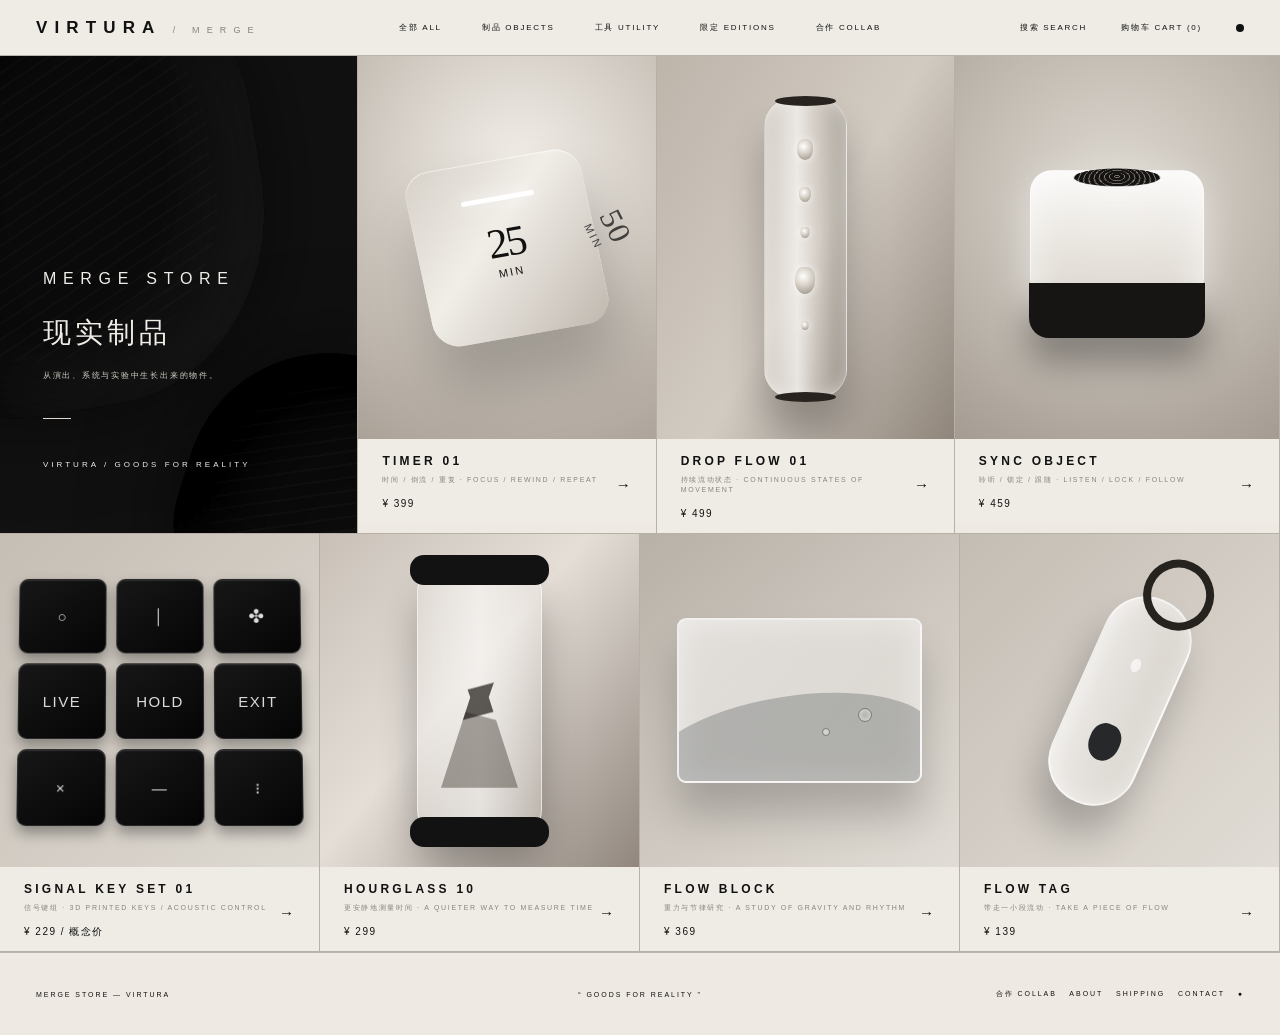
<file: site/index.html>
<!doctype html>
<html lang="zh-CN">
<head>
<meta charset="utf-8">
<meta name="viewport" content="width=device-width,initial-scale=1">
<meta name="theme-color" content="#eeeae3">
<title>VIRTURA / MERGE — 现实制品商店</title>
<meta name="description" content="VIRTURA MERGE — 从演出、系统与实验中生长出来的实体、数字与虚实共生制品。">
<link rel="stylesheet" href="styles.css">
</head>
<body>
<header class="shopbar">
  <a class="shopbrand" href="index.html">VIRTURA <span>/ MERGE</span></a>
  <nav class="shopnav"><a href="#store">全部 ALL</a><a href="#store">制品 OBJECTS</a><a href="#store">工具 UTILITY</a><a href="#store">限定 EDITIONS</a><a href="productization.html">合作 COLLAB</a></nav>
  <div class="shoptools"><span>搜索 SEARCH</span><span>购物车 CART (0)</span><i></i></div>
</header>
<main id="store" class="store-shell">
  <section class="store-top">
    <aside class="brand-panel">
      <div class="rock rock-a"></div><div class="rock rock-b"></div>
      <div class="brand-panel-copy">
        <p>MERGE STORE</p>
        <h1>现实制品</h1>
        <span>从演出、系统与实验中生长出来的物件。</span>
        <em></em>
        <small>VIRTURA / GOODS FOR REALITY</small>
      </div>
    </aside>

    <a class="product-card top-card" href="product.html?id=OBJ-002">
      <div class="product-art art-timer"><div class="timer-cube"><span>25<small>MIN</small></span><b></b><i>50<small>MIN</small></i></div></div>
      <div class="product-copy"><div><h2>TIMER 01</h2><p>时间 / 倒流 / 重复 · FOCUS / REWIND / REPEAT</p><strong>¥ 399</strong></div><span class="arrow">→</span></div>
    </a>

    <a class="product-card top-card" href="product.html?id=OBJ-003">
      <div class="product-art art-drop"><div class="glass-column"><span class="drop d1"></span><span class="drop d2"></span><span class="drop d3"></span><span class="drop d4"></span><span class="drop d5"></span></div></div>
      <div class="product-copy"><div><h2>DROP FLOW 01</h2><p>持续流动状态 · CONTINUOUS STATES OF MOVEMENT</p><strong>¥ 499</strong></div><span class="arrow">→</span></div>
    </a>

    <a class="product-card top-card" href="product.html?id=OBJ-001">
      <div class="product-art art-sync"><div class="sync-cube"><div class="sync-top"></div><div class="sync-glow"></div><div class="sync-base"></div></div></div>
      <div class="product-copy"><div><h2>SYNC OBJECT</h2><p>聆听 / 锁定 / 跟随 · LISTEN / LOCK / FOLLOW</p><strong>¥ 459</strong></div><span class="arrow">→</span></div>
    </a>
  </section>

  <section class="store-bottom">
    <a class="product-card" href="signal.html">
      <div class="product-art art-keys"><div class="key-grid">
        <span>○</span><span>│</span><span>✣</span><span>LIVE</span><span>HOLD</span><span>EXIT</span><span>×</span><span>—</span><span>⋮</span>
      </div></div>
      <div class="product-copy"><div><h2>SIGNAL KEY SET 01</h2><p>信号键组 · 3D PRINTED KEYS / ACOUSTIC CONTROL</p><strong>¥ 229 / 概念价</strong></div><span class="arrow">→</span></div>
    </a>

    <a class="product-card" href="product.html?id=OBJ-006">
      <div class="product-art art-hourglass"><div class="hourglass"><b></b></div></div>
      <div class="product-copy"><div><h2>HOURGLASS 10</h2><p>更安静地测量时间 · A QUIETER WAY TO MEASURE TIME</p><strong>¥ 299</strong></div><span class="arrow">→</span></div>
    </a>

    <a class="product-card" href="product.html?id=OBJ-007">
      <div class="product-art art-block"><div class="flow-block"><i></i><b></b></div></div>
      <div class="product-copy"><div><h2>FLOW BLOCK</h2><p>重力与节律研究 · A STUDY OF GRAVITY AND RHYTHM</p><strong>¥ 369</strong></div><span class="arrow">→</span></div>
    </a>

    <a class="product-card" href="product.html?id=OBJ-008">
      <div class="product-art art-tag"><div class="flow-tag"><b></b><i></i></div></div>
      <div class="product-copy"><div><h2>FLOW TAG</h2><p>带走一小段流动 · TAKE A PIECE OF FLOW</p><strong>¥ 139</strong></div><span class="arrow">→</span></div>
    </a>
  </section>
</main>
<footer class="shopfooter"><span>MERGE STORE — VIRTURA</span><span>“ GOODS FOR REALITY ”</span><span><a href="productization.html">合作 COLLAB</a>　 ABOUT　 SHIPPING　 CONTACT　 ●</span></footer>
</body>
</html>
</file>
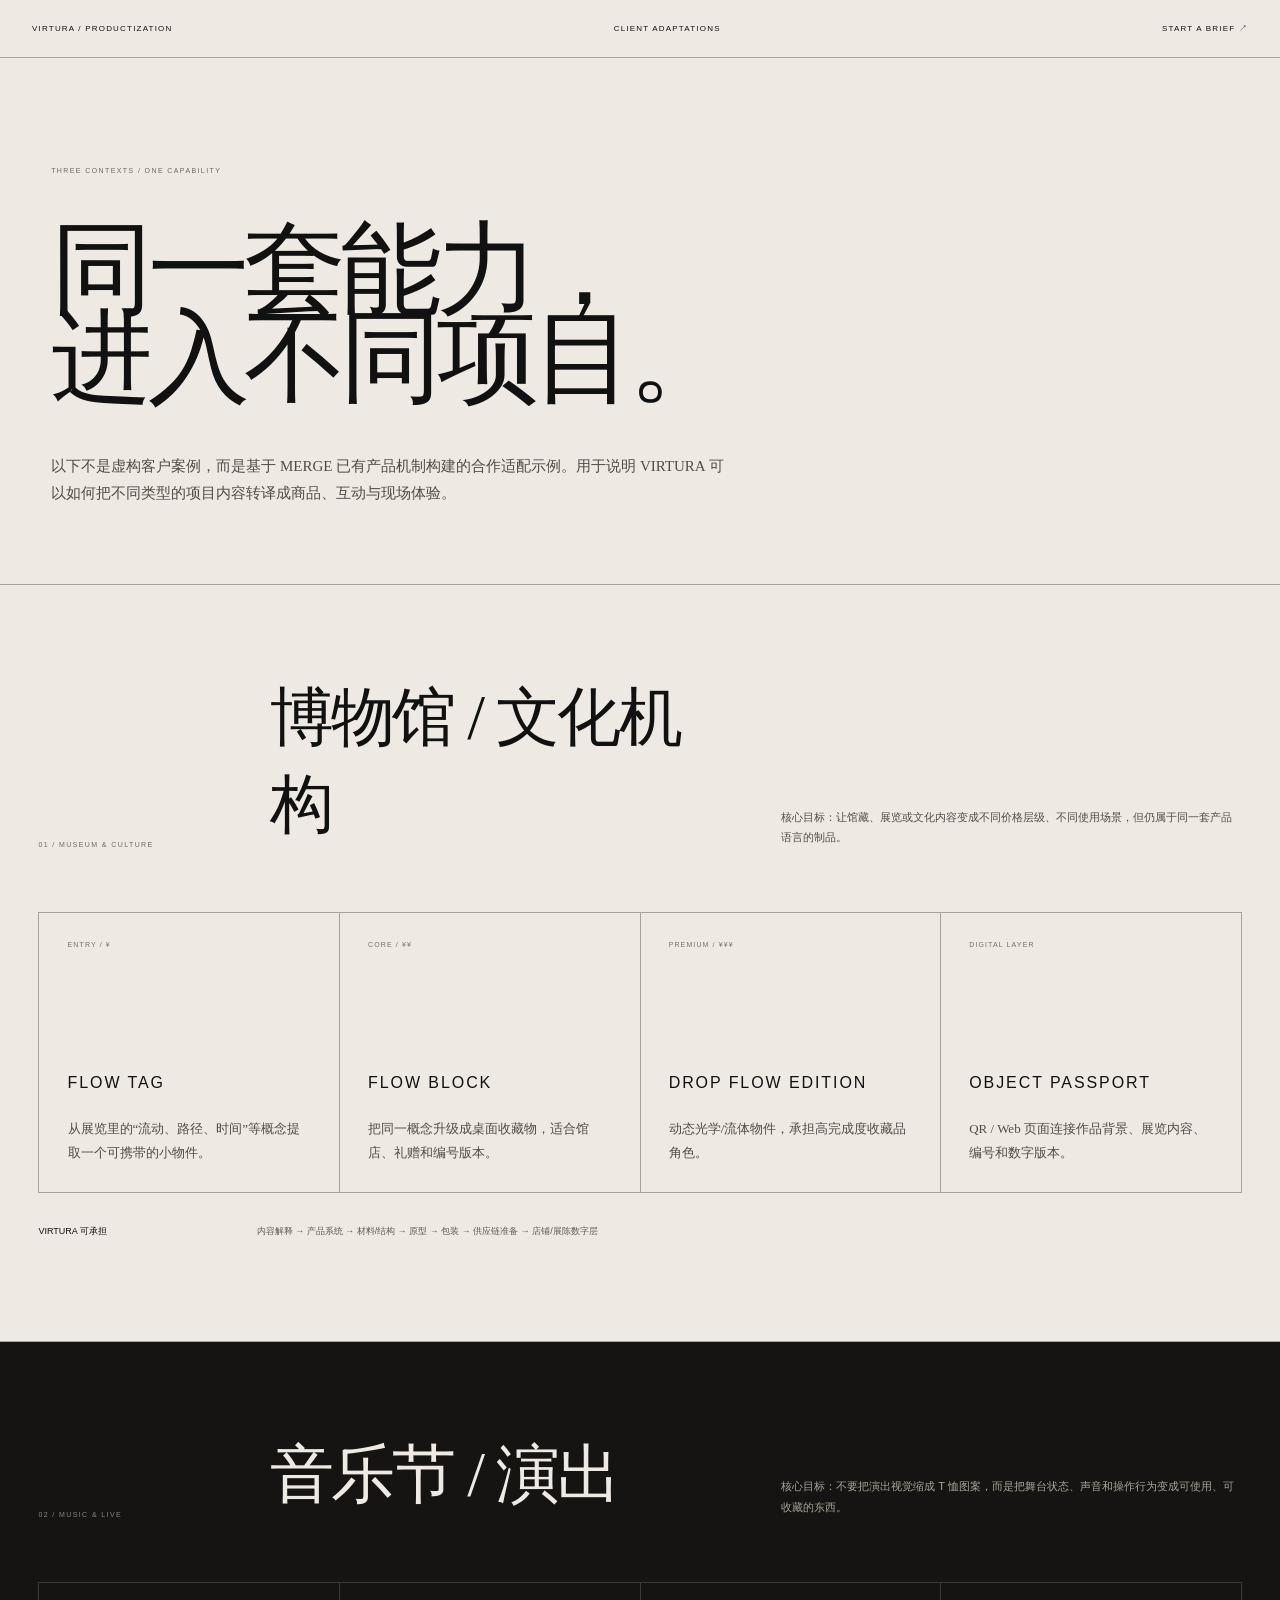
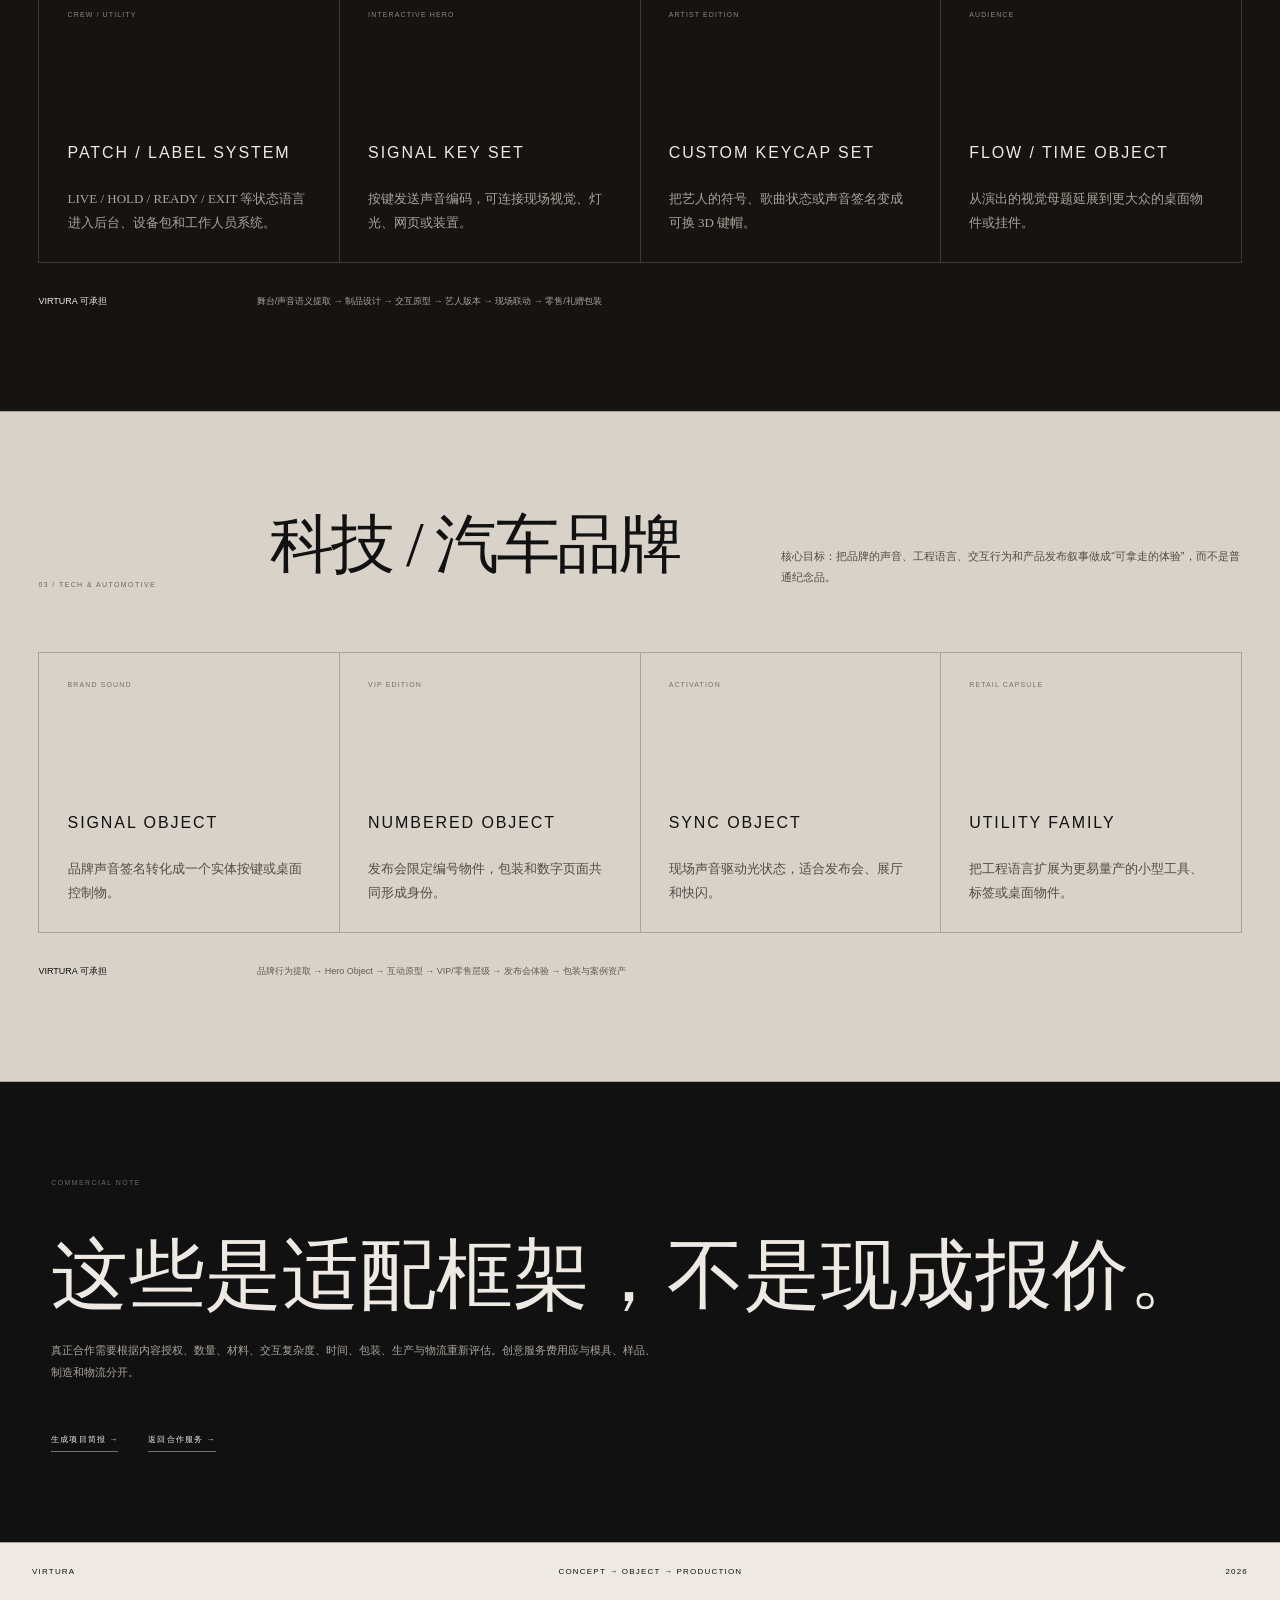
<file: site/adaptations.html>
<!doctype html>
<html lang="zh-CN">
<head>
<meta charset="utf-8">
<meta name="viewport" content="width=device-width,initial-scale=1">
<meta name="theme-color" content="#eeeae3">
<title>客户适配 / CLIENT ADAPTATIONS — VIRTURA</title>
<meta name="description" content="VIRTURA 产品化服务在博物馆、音乐节与科技品牌中的适配示例。">
<link rel="stylesheet" href="adaptations.css">
</head>
<body>
<header><a href="productization.html">VIRTURA / PRODUCTIZATION</a><span>CLIENT ADAPTATIONS</span><a href="brief.html">START A BRIEF ↗</a></header>
<main>
<section class="intro"><p>THREE CONTEXTS / ONE CAPABILITY</p><h1>同一套能力，<br>进入不同项目。</h1><div>以下不是虚构客户案例，而是基于 MERGE 已有产品机制构建的合作适配示例。用于说明 VIRTURA 可以如何把不同类型的项目内容转译成商品、互动与现场体验。</div></section>

<section class="scenario museum">
<div class="scenario-head"><span>01 / MUSEUM & CULTURE</span><h2>博物馆 / 文化机构</h2><p>核心目标：让馆藏、展览或文化内容变成不同价格层级、不同使用场景，但仍属于同一套产品语言的制品。</p></div>
<div class="sku-grid">
<article><small>ENTRY / ¥</small><h3>FLOW TAG</h3><p>从展览里的“流动、路径、时间”等概念提取一个可携带的小物件。</p></article>
<article><small>CORE / ¥¥</small><h3>FLOW BLOCK</h3><p>把同一概念升级成桌面收藏物，适合馆店、礼赠和编号版本。</p></article>
<article><small>PREMIUM / ¥¥¥</small><h3>DROP FLOW EDITION</h3><p>动态光学/流体物件，承担高完成度收藏品角色。</p></article>
<article><small>DIGITAL LAYER</small><h3>OBJECT PASSPORT</h3><p>QR / Web 页面连接作品背景、展览内容、编号和数字版本。</p></article>
</div>
<div class="deliver"><b>VIRTURA 可承担</b><span>内容解释 → 产品系统 → 材料/结构 → 原型 → 包装 → 供应链准备 → 店铺/展陈数字层</span></div>
</section>

<section class="scenario music">
<div class="scenario-head"><span>02 / MUSIC & LIVE</span><h2>音乐节 / 演出</h2><p>核心目标：不要把演出视觉缩成 T 恤图案，而是把舞台状态、声音和操作行为变成可使用、可收藏的东西。</p></div>
<div class="sku-grid">
<article><small>CREW / UTILITY</small><h3>PATCH / LABEL SYSTEM</h3><p>LIVE / HOLD / READY / EXIT 等状态语言进入后台、设备包和工作人员系统。</p></article>
<article><small>INTERACTIVE HERO</small><h3>SIGNAL KEY SET</h3><p>按键发送声音编码，可连接现场视觉、灯光、网页或装置。</p></article>
<article><small>ARTIST EDITION</small><h3>CUSTOM KEYCAP SET</h3><p>把艺人的符号、歌曲状态或声音签名变成可换 3D 键帽。</p></article>
<article><small>AUDIENCE</small><h3>FLOW / TIME OBJECT</h3><p>从演出的视觉母题延展到更大众的桌面物件或挂件。</p></article>
</div>
<div class="deliver"><b>VIRTURA 可承担</b><span>舞台/声音语义提取 → 制品设计 → 交互原型 → 艺人版本 → 现场联动 → 零售/礼赠包装</span></div>
</section>

<section class="scenario tech">
<div class="scenario-head"><span>03 / TECH & AUTOMOTIVE</span><h2>科技 / 汽车品牌</h2><p>核心目标：把品牌的声音、工程语言、交互行为和产品发布叙事做成“可拿走的体验”，而不是普通纪念品。</p></div>
<div class="sku-grid">
<article><small>BRAND SOUND</small><h3>SIGNAL OBJECT</h3><p>品牌声音签名转化成一个实体按键或桌面控制物。</p></article>
<article><small>VIP EDITION</small><h3>NUMBERED OBJECT</h3><p>发布会限定编号物件，包装和数字页面共同形成身份。</p></article>
<article><small>ACTIVATION</small><h3>SYNC OBJECT</h3><p>现场声音驱动光状态，适合发布会、展厅和快闪。</p></article>
<article><small>RETAIL CAPSULE</small><h3>UTILITY FAMILY</h3><p>把工程语言扩展为更易量产的小型工具、标签或桌面物件。</p></article>
</div>
<div class="deliver"><b>VIRTURA 可承担</b><span>品牌行为提取 → Hero Object → 互动原型 → VIP/零售层级 → 发布会体验 → 包装与案例资产</span></div>
</section>

<section class="note"><span>COMMERCIAL NOTE</span><h2>这些是适配框架，不是现成报价。</h2><p>真正合作需要根据内容授权、数量、材料、交互复杂度、时间、包装、生产与物流重新评估。创意服务费用应与模具、样品、制造和物流分开。</p><div><a href="brief.html">生成项目简报 →</a><a href="productization.html">返回合作服务 →</a></div></section>
</main>
<footer><span>VIRTURA</span><span>CONCEPT → OBJECT → PRODUCTION</span><span>2026</span></footer>
</body>
</html>
</file>
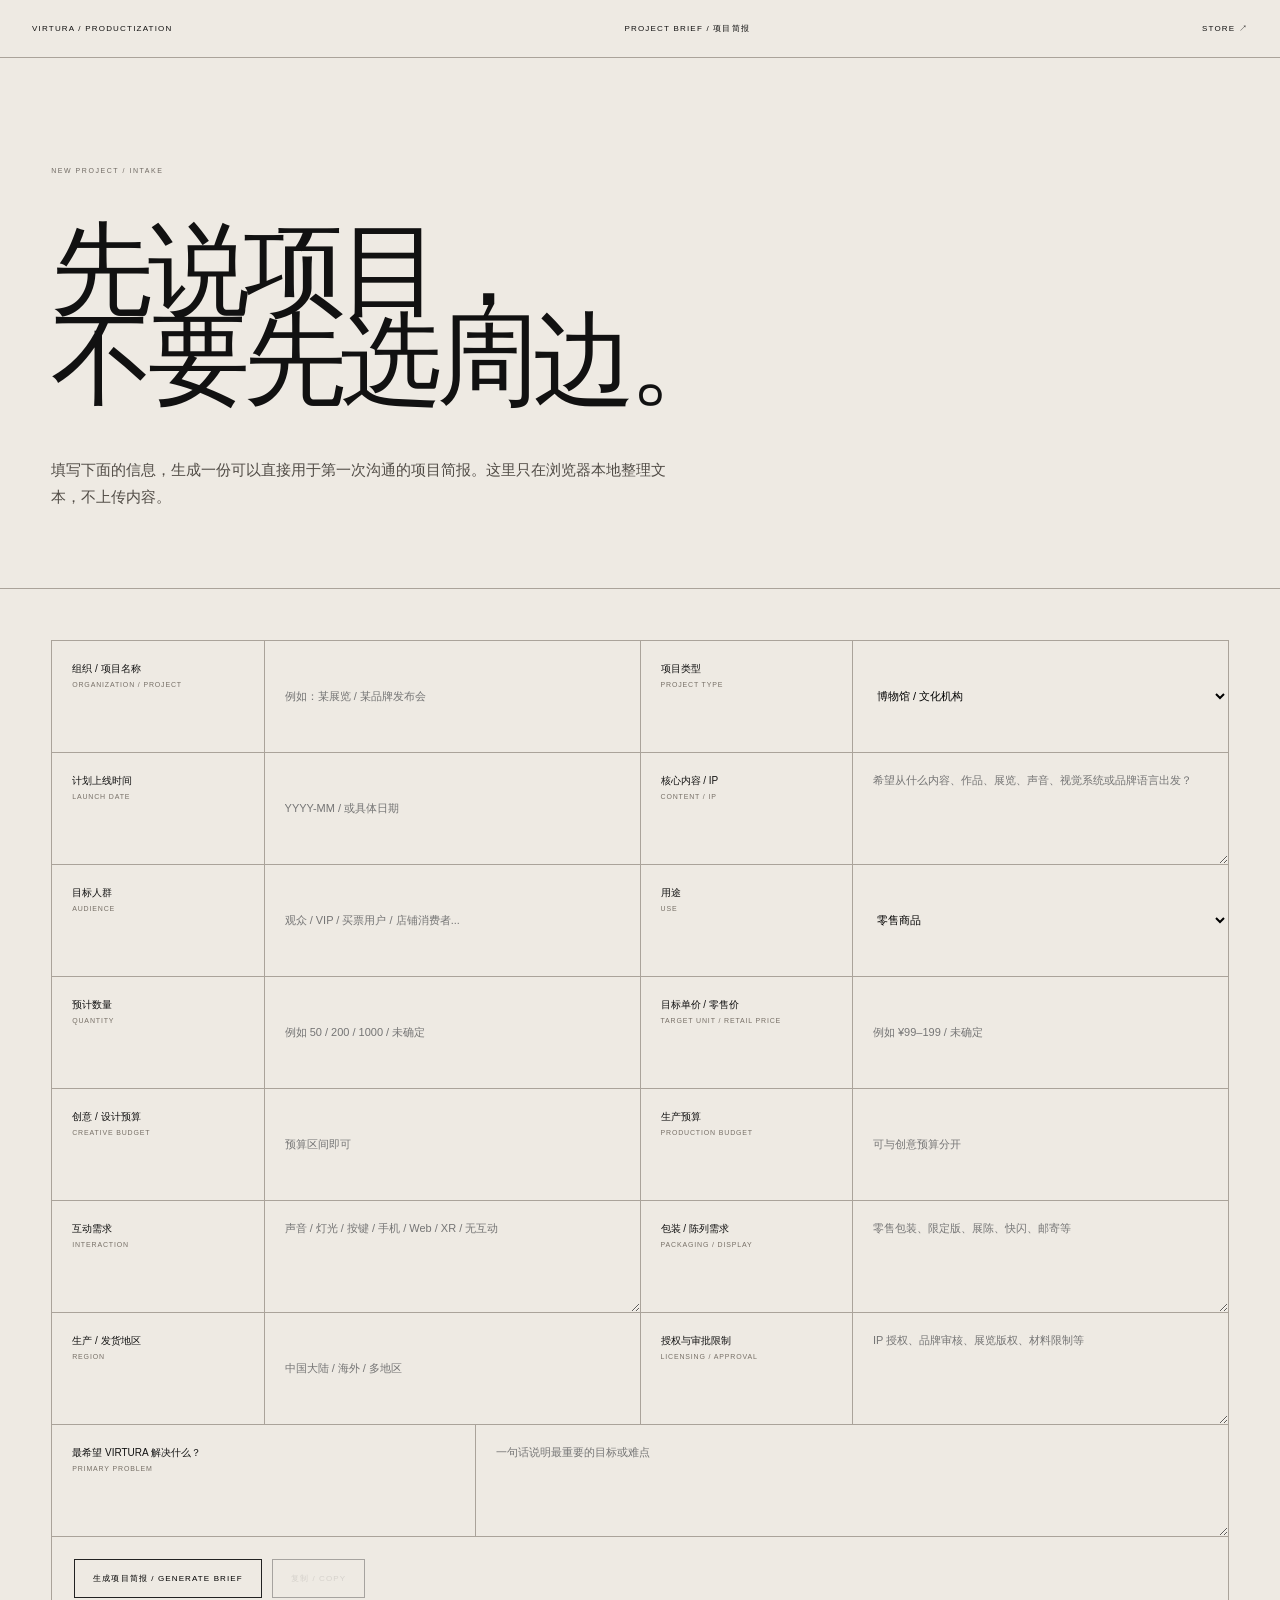
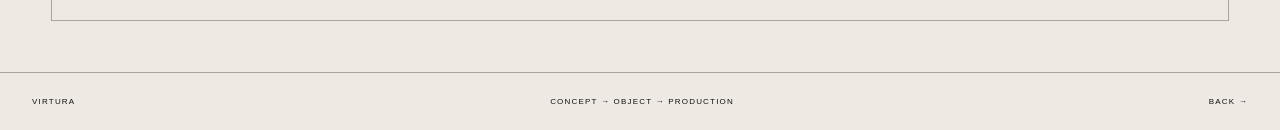
<file: site/brief.html>
<!doctype html>
<html lang="zh-CN">
<head>
<meta charset="utf-8">
<meta name="viewport" content="width=device-width,initial-scale=1">
<meta name="theme-color" content="#eeeae3">
<title>项目简报 / PROJECT BRIEF — VIRTURA</title>
<meta name="description" content="VIRTURA 产品化合作项目简报生成器。">
<link rel="stylesheet" href="brief.css">
</head>
<body>
<header><a href="productization.html">VIRTURA / PRODUCTIZATION</a><span>PROJECT BRIEF / 项目简报</span><a href="index.html">STORE ↗</a></header>
<main>
<section class="intro">
<p>NEW PROJECT / INTAKE</p>
<h1>先说项目，<br>不要先选周边。</h1>
<div>填写下面的信息，生成一份可以直接用于第一次沟通的项目简报。这里只在浏览器本地整理文本，不上传内容。</div>
</section>
<form id="briefForm">
<div class="field"><label>组织 / 项目名称<br><small>ORGANIZATION / PROJECT</small></label><input name="project" placeholder="例如：某展览 / 某品牌发布会"></div>
<div class="field"><label>项目类型<br><small>PROJECT TYPE</small></label><select name="type"><option>博物馆 / 文化机构</option><option>展览 / 艺术项目</option><option>音乐节 / 演出</option><option>科技 / 汽车品牌</option><option>艺术家 / IP</option><option>其他</option></select></div>
<div class="field"><label>计划上线时间<br><small>LAUNCH DATE</small></label><input name="date" placeholder="YYYY-MM / 或具体日期"></div>
<div class="field"><label>核心内容 / IP<br><small>CONTENT / IP</small></label><textarea name="content" placeholder="希望从什么内容、作品、展览、声音、视觉系统或品牌语言出发？"></textarea></div>
<div class="field"><label>目标人群<br><small>AUDIENCE</small></label><input name="audience" placeholder="观众 / VIP / 买票用户 / 店铺消费者... "></div>
<div class="field"><label>用途<br><small>USE</small></label><select name="use"><option>零售商品</option><option>VIP / 礼赠</option><option>展览 / 互动体验</option><option>现场活动</option><option>混合用途</option></select></div>
<div class="field"><label>预计数量<br><small>QUANTITY</small></label><input name="quantity" placeholder="例如 50 / 200 / 1000 / 未确定"></div>
<div class="field"><label>目标单价 / 零售价<br><small>TARGET UNIT / RETAIL PRICE</small></label><input name="price" placeholder="例如 ¥99–199 / 未确定"></div>
<div class="field"><label>创意 / 设计预算<br><small>CREATIVE BUDGET</small></label><input name="creativeBudget" placeholder="预算区间即可"></div>
<div class="field"><label>生产预算<br><small>PRODUCTION BUDGET</small></label><input name="productionBudget" placeholder="可与创意预算分开"></div>
<div class="field"><label>互动需求<br><small>INTERACTION</small></label><textarea name="interaction" placeholder="声音 / 灯光 / 按键 / 手机 / Web / XR / 无互动"></textarea></div>
<div class="field"><label>包装 / 陈列需求<br><small>PACKAGING / DISPLAY</small></label><textarea name="packaging" placeholder="零售包装、限定版、展陈、快闪、邮寄等"></textarea></div>
<div class="field"><label>生产 / 发货地区<br><small>REGION</small></label><input name="region" placeholder="中国大陆 / 海外 / 多地区"></div>
<div class="field"><label>授权与审批限制<br><small>LICENSING / APPROVAL</small></label><textarea name="approval" placeholder="IP 授权、品牌审核、展览版权、材料限制等"></textarea></div>
<div class="field wide"><label>最希望 VIRTURA 解决什么？<br><small>PRIMARY PROBLEM</small></label><textarea name="goal" placeholder="一句话说明最重要的目标或难点"></textarea></div>
<div class="actions wide"><button type="submit">生成项目简报 / GENERATE BRIEF</button><button type="button" id="copyBtn" disabled>复制 / COPY</button></div>
</form>
<section class="output" id="outputSection" hidden><p>GENERATED BRIEF</p><pre id="briefOutput"></pre><small>请检查内容后，通过 VIRTURA 的常规联系渠道发送。制造、供应链与报价需在正式评估后确认。</small></section>
</main>
<footer><span>VIRTURA</span><span>CONCEPT → OBJECT → PRODUCTION</span><a href="productization.html">BACK →</a></footer>
<script src="brief.js"></script>
</body>
</html>
</file>
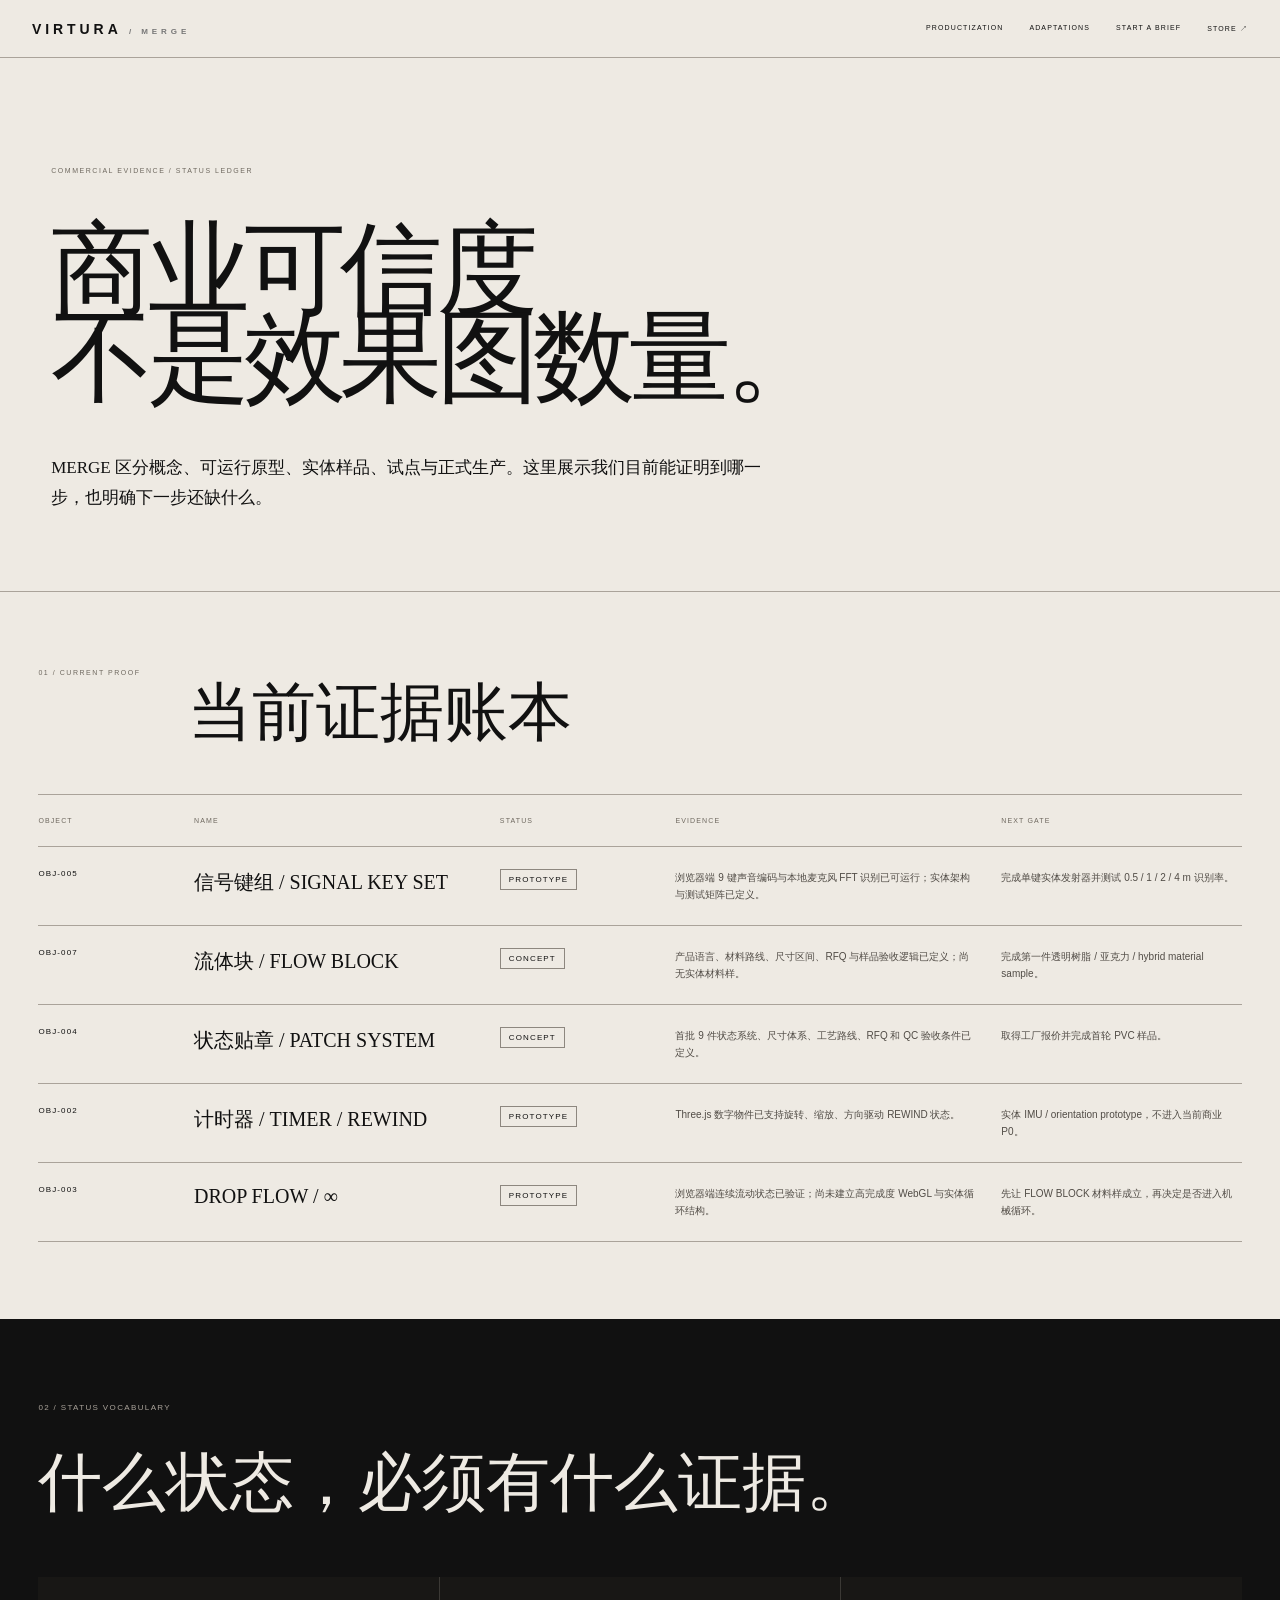
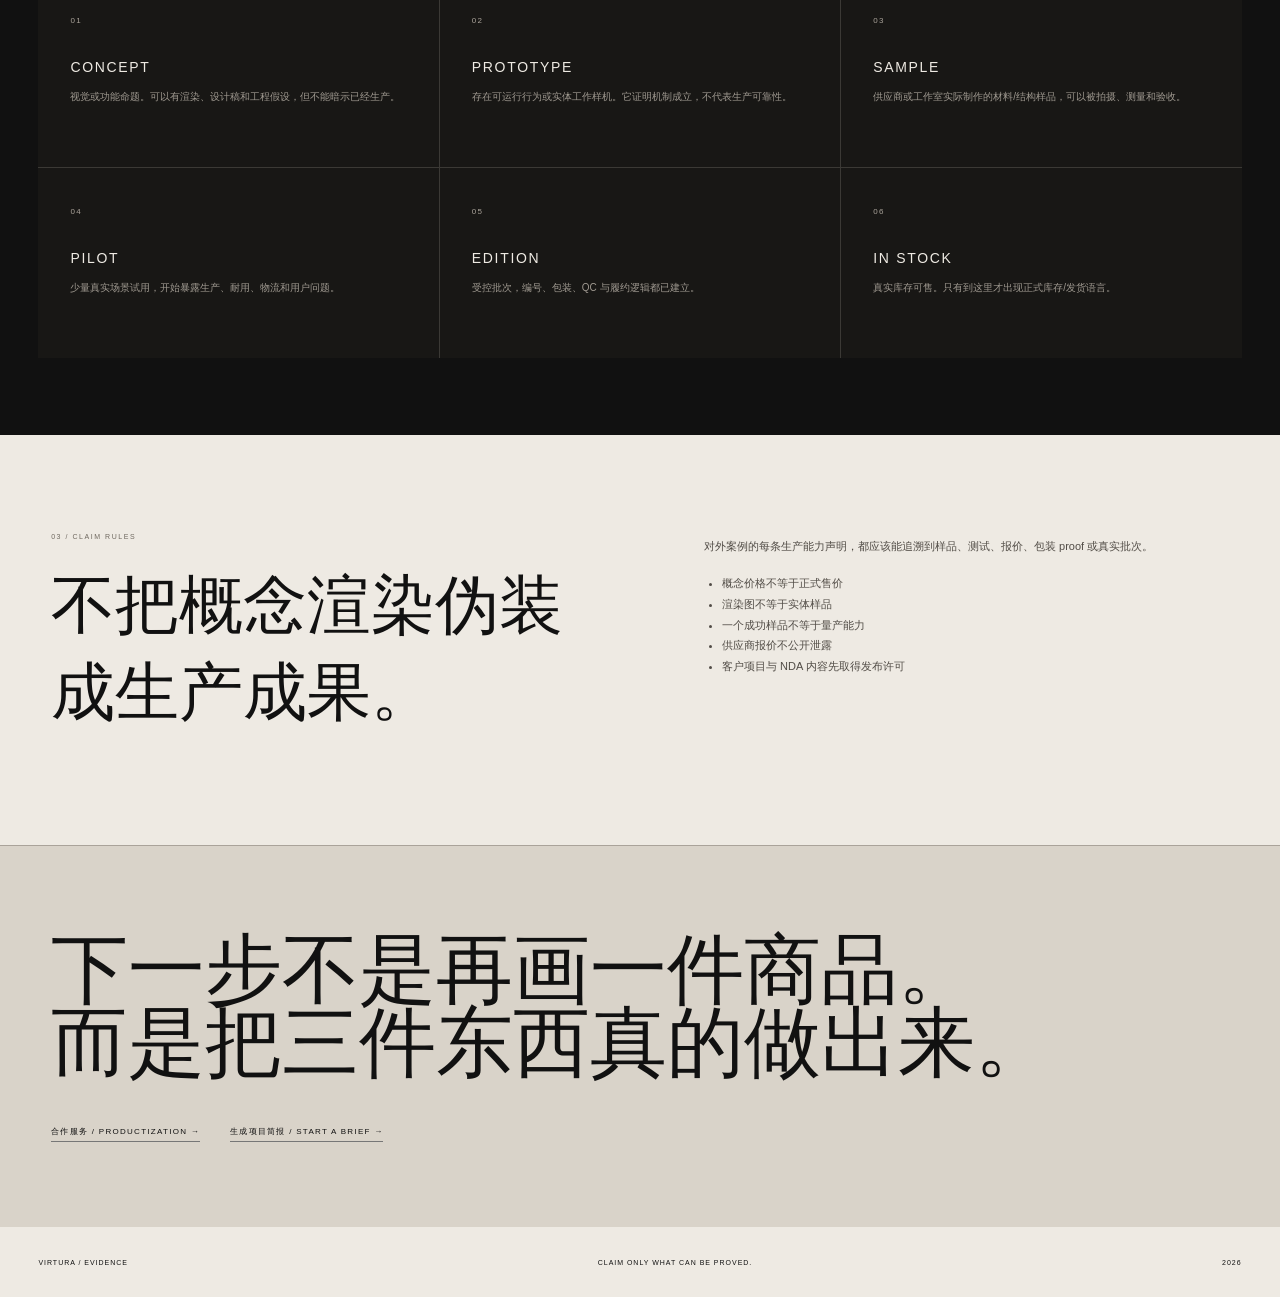
<file: site/evidence.html>
<!doctype html>
<html lang="zh-CN">
<head>
<meta charset="utf-8">
<meta name="viewport" content="width=device-width,initial-scale=1">
<meta name="theme-color" content="#eeeae3">
<title>商业可信度 / EVIDENCE — VIRTURA</title>
<meta name="description" content="VIRTURA MERGE commercial evidence ledger: concept, prototype, sample, pilot, edition and production status without overstating progress.">
<style>
*{box-sizing:border-box}html,body{margin:0;background:#eeeae3;color:#111;font-family:Arial,Helvetica,"PingFang SC",sans-serif}a{color:inherit;text-decoration:none}.bar{height:58px;display:flex;align-items:center;justify-content:space-between;padding:0 2.5vw;border-bottom:1px solid #aaa39a}.brand{font-size:14px;font-weight:600;letter-spacing:.28em}.brand span{font-size:8px;color:#777}.bar nav{display:flex;gap:26px;font-size:7px;letter-spacing:.16em}.hero{padding:8vw 4vw 6vw;border-bottom:1px solid #aaa39a}.hero p,.section-label{font-size:7px;letter-spacing:.22em;color:#6e685f}.hero h1{font-family:"Songti SC","STSong",SimSun,Georgia,serif;font-size:clamp(58px,8vw,128px);line-height:.86;font-weight:400;letter-spacing:-.055em;margin:4vw 0}.hero .lead{font-family:"Songti SC","STSong",serif;font-size:17px;line-height:1.8;max-width:42em}.ledger{padding:6vw 3vw}.ledger-head{display:grid;grid-template-columns:150px 1fr;margin-bottom:3vw}.ledger-head h2{font-family:"Songti SC","STSong",serif;font-size:clamp(36px,5vw,68px);font-weight:400;margin:0}.table{border-top:1px solid #aaa39a}.row{display:grid;grid-template-columns:130px 1.4fr 150px 1.5fr 1.2fr;gap:2vw;padding:22px 0;border-bottom:1px solid #aaa39a;align-items:start}.row.head{font-size:7px;letter-spacing:.16em;color:#6e685f}.code{font-size:8px;letter-spacing:.14em}.name{font-family:"Songti SC","STSong",serif;font-size:20px}.state{font-size:8px;letter-spacing:.14em}.desc,.next{font-size:10px;line-height:1.7;color:#514c46}.state b{display:inline-block;padding:5px 8px;border:1px solid #8d877f;font-weight:400}.legend{padding:6vw 3vw;background:#111;color:#eeeae3}.legend h2{font-family:"Songti SC","STSong",serif;font-size:clamp(38px,5vw,72px);font-weight:400;margin:2vw 0 4vw}.legend-grid{display:grid;grid-template-columns:repeat(3,1fr);gap:1px;background:#3b3935}.legend article{background:#181715;padding:2.5vw;min-height:190px}.legend span{font-size:8px;letter-spacing:.17em;color:#aaa39a}.legend h3{font-size:14px;letter-spacing:.12em;font-weight:500;margin:2.5vw 0 1vw}.legend p{font-size:10px;line-height:1.8;color:#9f9990}.rules{padding:7vw 4vw;display:grid;grid-template-columns:1fr 1fr;gap:10vw}.rules h2{font-family:"Songti SC","STSong",serif;font-size:clamp(38px,5vw,68px);font-weight:400;margin:1.5vw 0}.rules p,.rules li{font-size:11px;line-height:1.9;color:#514c46}.rules ul{padding-left:18px}.cta{padding:7vw 4vw;background:#d9d3c9;border-top:1px solid #aaa39a}.cta h2{font-family:"Songti SC","STSong",serif;font-size:clamp(42px,6vw,84px);font-weight:400;line-height:.95;margin:0 0 3vw}.cta a{font-size:8px;letter-spacing:.16em;border-bottom:1px solid #777;padding-bottom:5px;margin-right:30px}footer{height:70px;display:flex;justify-content:space-between;align-items:center;padding:0 3vw;font-size:7px;letter-spacing:.14em}@media(max-width:900px){.bar nav{display:none}.row,.row.head{grid-template-columns:1fr}.row.head{display:none}.legend-grid,.rules{grid-template-columns:1fr}.ledger-head{grid-template-columns:1fr;gap:20px}.hero{padding:16vw 6vw 10vw}.ledger,.legend{padding:12vw 6vw}.rules,.cta{padding:12vw 6vw}.legend article{padding:7vw}.name{font-size:25px}}
</style>
</head>
<body>
<header class="bar"><a class="brand" href="index.html">VIRTURA <span>/ MERGE</span></a><nav><a href="productization.html">PRODUCTIZATION</a><a href="adaptations.html">ADAPTATIONS</a><a href="brief.html">START A BRIEF</a><a href="index.html">STORE ↗</a></nav></header>
<main>
<section class="hero"><p>COMMERCIAL EVIDENCE / STATUS LEDGER</p><h1>商业可信度<br>不是效果图数量。</h1><div class="lead">MERGE 区分概念、可运行原型、实体样品、试点与正式生产。这里展示我们目前能证明到哪一步，也明确下一步还缺什么。</div></section>
<section class="ledger"><div class="ledger-head"><span class="section-label">01 / CURRENT PROOF</span><h2>当前证据账本</h2></div><div class="table">
<div class="row head"><span>OBJECT</span><span>NAME</span><span>STATUS</span><span>EVIDENCE</span><span>NEXT GATE</span></div>
<div class="row"><span class="code">OBJ-005</span><span class="name">信号键组 / SIGNAL KEY SET</span><span class="state"><b>PROTOTYPE</b></span><span class="desc">浏览器端 9 键声音编码与本地麦克风 FFT 识别已可运行；实体架构与测试矩阵已定义。</span><span class="next">完成单键实体发射器并测试 0.5 / 1 / 2 / 4 m 识别率。</span></div>
<div class="row"><span class="code">OBJ-007</span><span class="name">流体块 / FLOW BLOCK</span><span class="state"><b>CONCEPT</b></span><span class="desc">产品语言、材料路线、尺寸区间、RFQ 与样品验收逻辑已定义；尚无实体材料样。</span><span class="next">完成第一件透明树脂 / 亚克力 / hybrid material sample。</span></div>
<div class="row"><span class="code">OBJ-004</span><span class="name">状态贴章 / PATCH SYSTEM</span><span class="state"><b>CONCEPT</b></span><span class="desc">首批 9 件状态系统、尺寸体系、工艺路线、RFQ 和 QC 验收条件已定义。</span><span class="next">取得工厂报价并完成首轮 PVC 样品。</span></div>
<div class="row"><span class="code">OBJ-002</span><span class="name">计时器 / TIMER / REWIND</span><span class="state"><b>PROTOTYPE</b></span><span class="desc">Three.js 数字物件已支持旋转、缩放、方向驱动 REWIND 状态。</span><span class="next">实体 IMU / orientation prototype，不进入当前商业 P0。</span></div>
<div class="row"><span class="code">OBJ-003</span><span class="name">DROP FLOW / ∞</span><span class="state"><b>PROTOTYPE</b></span><span class="desc">浏览器端连续流动状态已验证；尚未建立高完成度 WebGL 与实体循环结构。</span><span class="next">先让 FLOW BLOCK 材料样成立，再决定是否进入机械循环。</span></div>
</div></section>
<section class="legend"><span class="section-label">02 / STATUS VOCABULARY</span><h2>什么状态，必须有什么证据。</h2><div class="legend-grid">
<article><span>01</span><h3>CONCEPT</h3><p>视觉或功能命题。可以有渲染、设计稿和工程假设，但不能暗示已经生产。</p></article>
<article><span>02</span><h3>PROTOTYPE</h3><p>存在可运行行为或实体工作样机。它证明机制成立，不代表生产可靠性。</p></article>
<article><span>03</span><h3>SAMPLE</h3><p>供应商或工作室实际制作的材料/结构样品，可以被拍摄、测量和验收。</p></article>
<article><span>04</span><h3>PILOT</h3><p>少量真实场景试用，开始暴露生产、耐用、物流和用户问题。</p></article>
<article><span>05</span><h3>EDITION</h3><p>受控批次，编号、包装、QC 与履约逻辑都已建立。</p></article>
<article><span>06</span><h3>IN STOCK</h3><p>真实库存可售。只有到这里才出现正式库存/发货语言。</p></article>
</div></section>
<section class="rules"><div><span class="section-label">03 / CLAIM RULES</span><h2>不把概念渲染伪装成生产成果。</h2></div><div><p>对外案例的每条生产能力声明，都应该能追溯到样品、测试、报价、包装 proof 或真实批次。</p><ul><li>概念价格不等于正式售价</li><li>渲染图不等于实体样品</li><li>一个成功样品不等于量产能力</li><li>供应商报价不公开泄露</li><li>客户项目与 NDA 内容先取得发布许可</li></ul></div></section>
<section class="cta"><h2>下一步不是再画一件商品。<br>而是把三件东西真的做出来。</h2><a href="productization.html">合作服务 / PRODUCTIZATION →</a><a href="brief.html">生成项目简报 / START A BRIEF →</a></section>
</main><footer><span>VIRTURA / EVIDENCE</span><span>CLAIM ONLY WHAT CAN BE PROVED.</span><span>2026</span></footer>
</body></html>
</file>
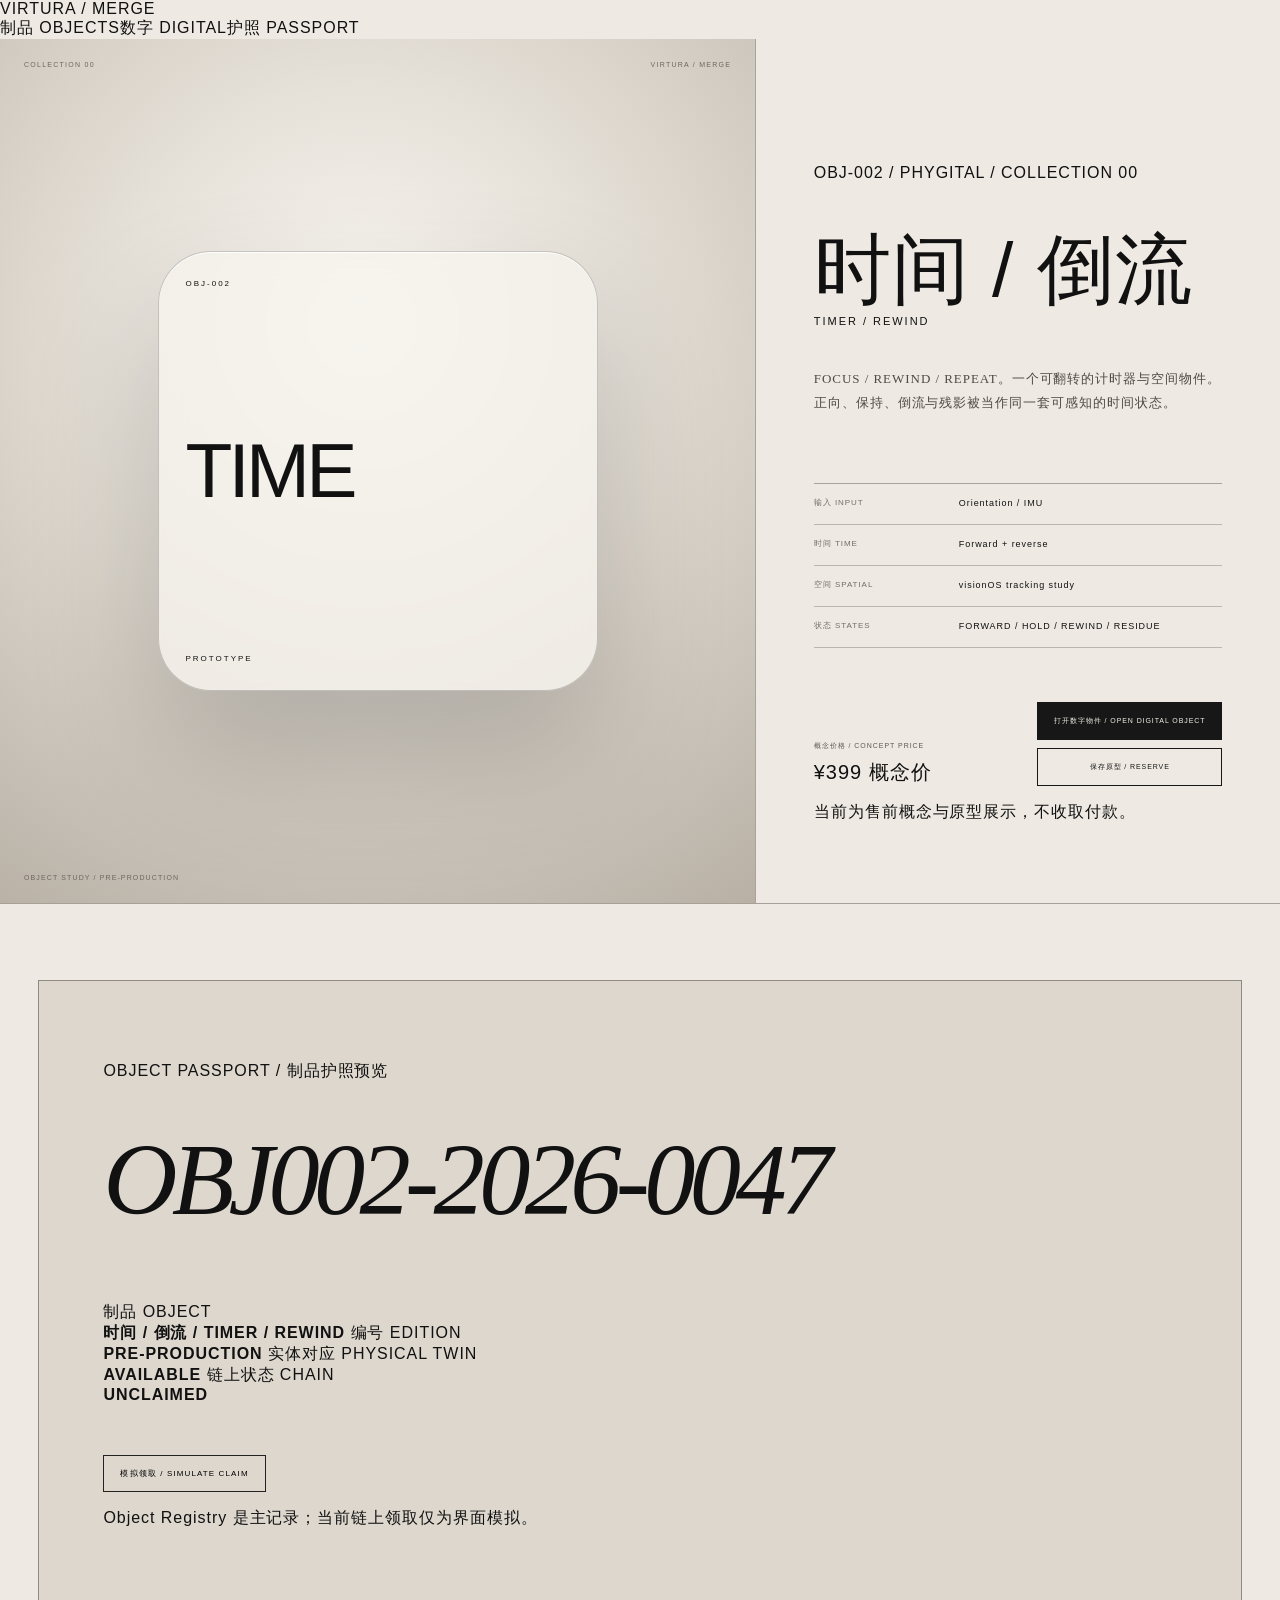
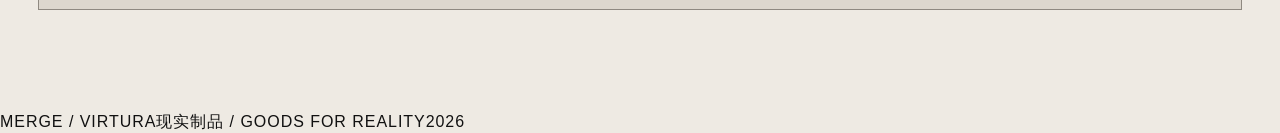
<file: site/product.html>
<!doctype html>
<html lang="zh-CN">
<head>
<meta charset="utf-8">
<meta name="viewport" content="width=device-width,initial-scale=1">
<meta name="theme-color" content="#f1eee7">
<title>MERGE / OBJECT</title>
<meta name="description" content="VIRTURA MERGE 制品详情。">
<link rel="stylesheet" href="styles.css">
<link rel="stylesheet" href="product.css">
</head>
<body>
<header class="topbar">
  <a class="brand" href="index.html">VIRTURA <span>/ MERGE</span></a>
  <nav><a href="index.html#objects">制品 OBJECTS</a><a href="index.html#digital">数字 DIGITAL</a><a href="index.html#passport">护照 PASSPORT</a></nav>
</header>
<main class="product-page">
  <section class="product-hero">
    <div class="product-stage">
      <div class="product-index"><span id="productIndex">COLLECTION 00</span><span>VIRTURA / MERGE</span></div>
      <div class="product-shape" id="productShape"><span id="productCode">OBJ-000</span><b id="productGlyph">MERGE</b><small id="productState">PROTOTYPE</small></div>
      <p class="product-stage-caption" id="stageCaption">OBJECT STUDY / PRE-PRODUCTION</p>
    </div>
    <div class="product-info">
      <p class="eyebrow" id="productMeta">OBJECT / PROTOTYPE</p>
      <h1><span class="cn-serif" id="productNameCN">制品</span><small id="productName">LOADING OBJECT</small></h1>
      <p class="product-tagline" id="productTagline"></p>
      <div class="product-specs" id="productSpecs"></div>
      <div class="purchase-panel">
        <div><span>概念价格 / CONCEPT PRICE</span><b id="productPrice">—</b></div>
        <div class="product-actions">
          <a class="digital-object-button" id="digitalObjectButton" href="#" hidden>打开数字物件 / OPEN DIGITAL OBJECT</a>
          <button class="primary" id="reserveButton" type="button">保存原型 / RESERVE</button>
        </div>
      </div>
      <p class="microcopy">当前为售前概念与原型展示，不收取付款。</p>
    </div>
  </section>
  <section class="object-passport-detail">
    <p class="eyebrow">OBJECT PASSPORT / 制品护照预览</p>
    <div class="passport-number" id="passportNumber">—</div>
    <div class="passportgrid">
      <span>制品 OBJECT<br><b id="passportObject">—</b></span>
      <span>编号 EDITION<br><b>PRE-PRODUCTION</b></span>
      <span>实体对应 PHYSICAL TWIN<br><b id="passportTwin">—</b></span>
      <span>链上状态 CHAIN<br><b>UNCLAIMED</b></span>
    </div>
    <button class="passport-claim" id="claimButton" type="button">模拟领取 / SIMULATE CLAIM</button>
    <p class="microcopy" id="claimStatus">Object Registry 是主记录；当前链上领取仅为界面模拟。</p>
  </section>
</main>
<footer><span>MERGE / VIRTURA</span><span>现实制品 / GOODS FOR REALITY</span><span>2026</span></footer>
<script src="product.js"></script>
</body>
</html>
</file>
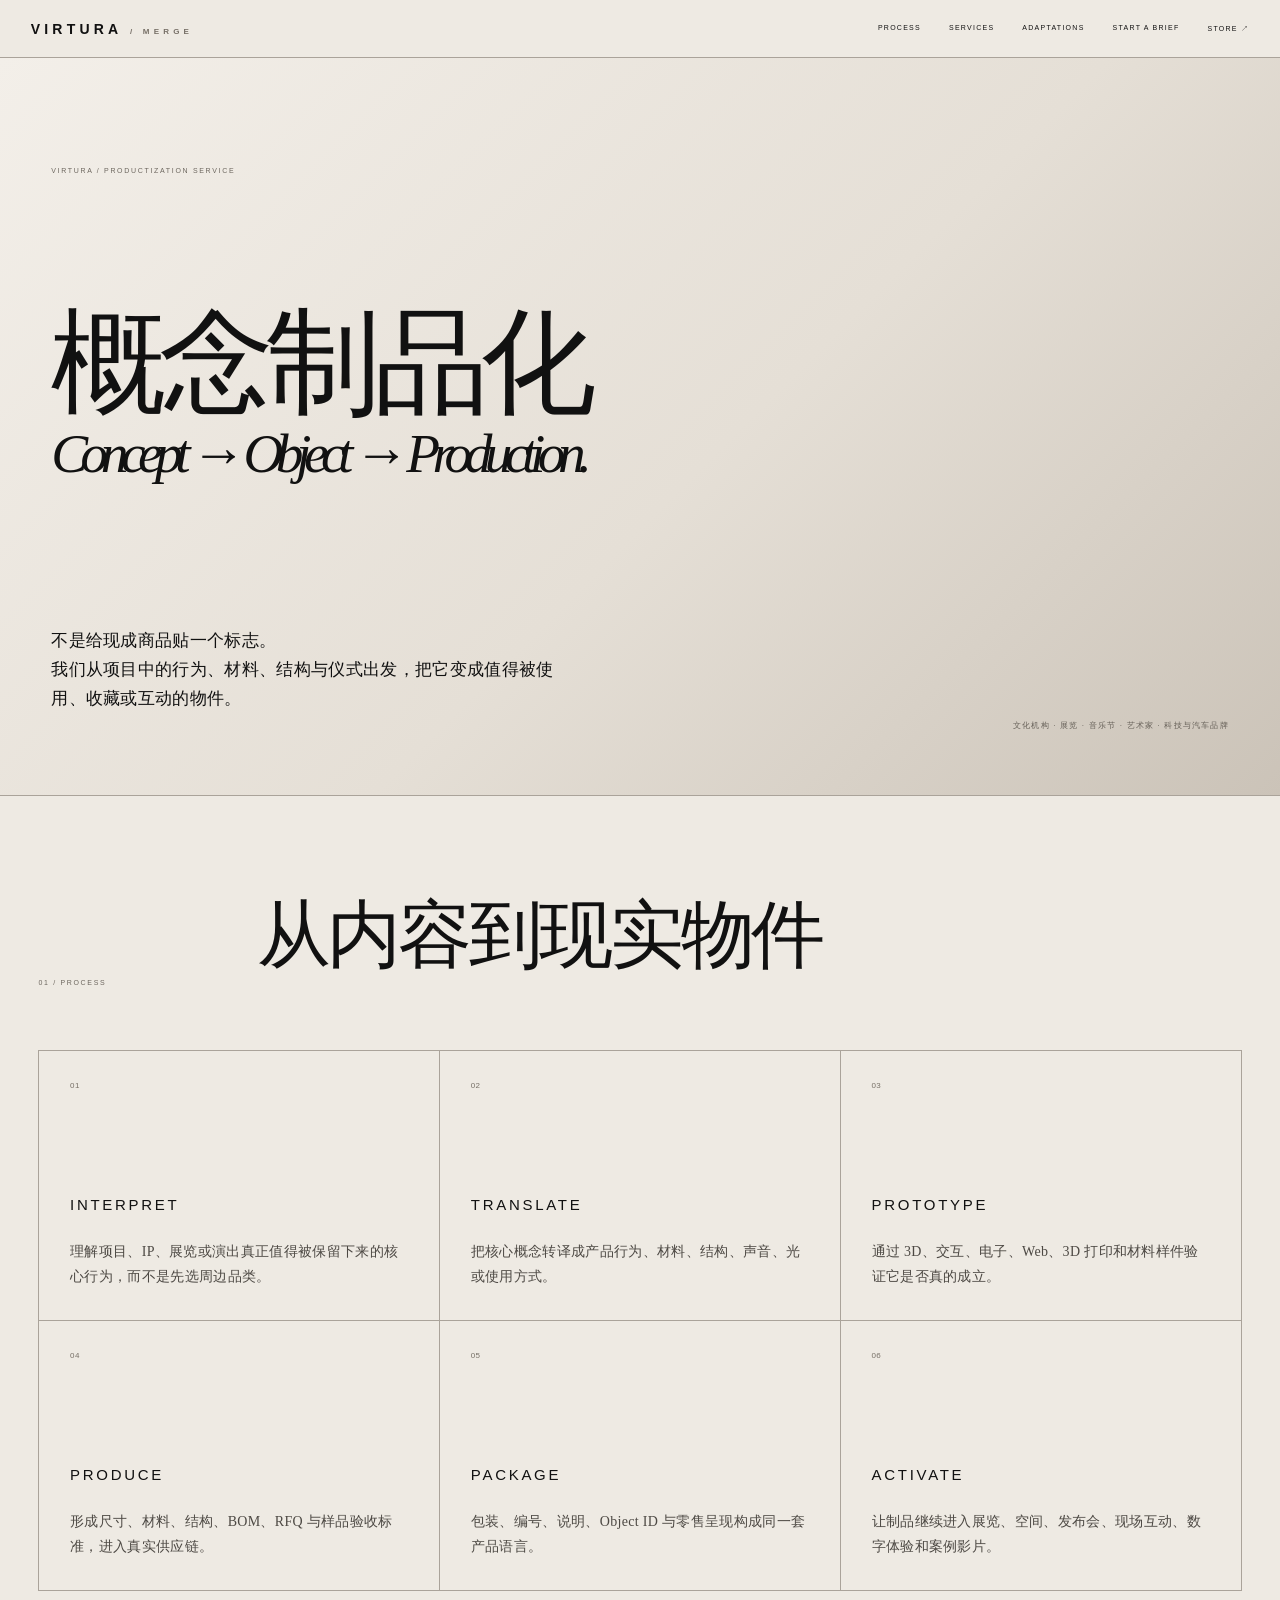
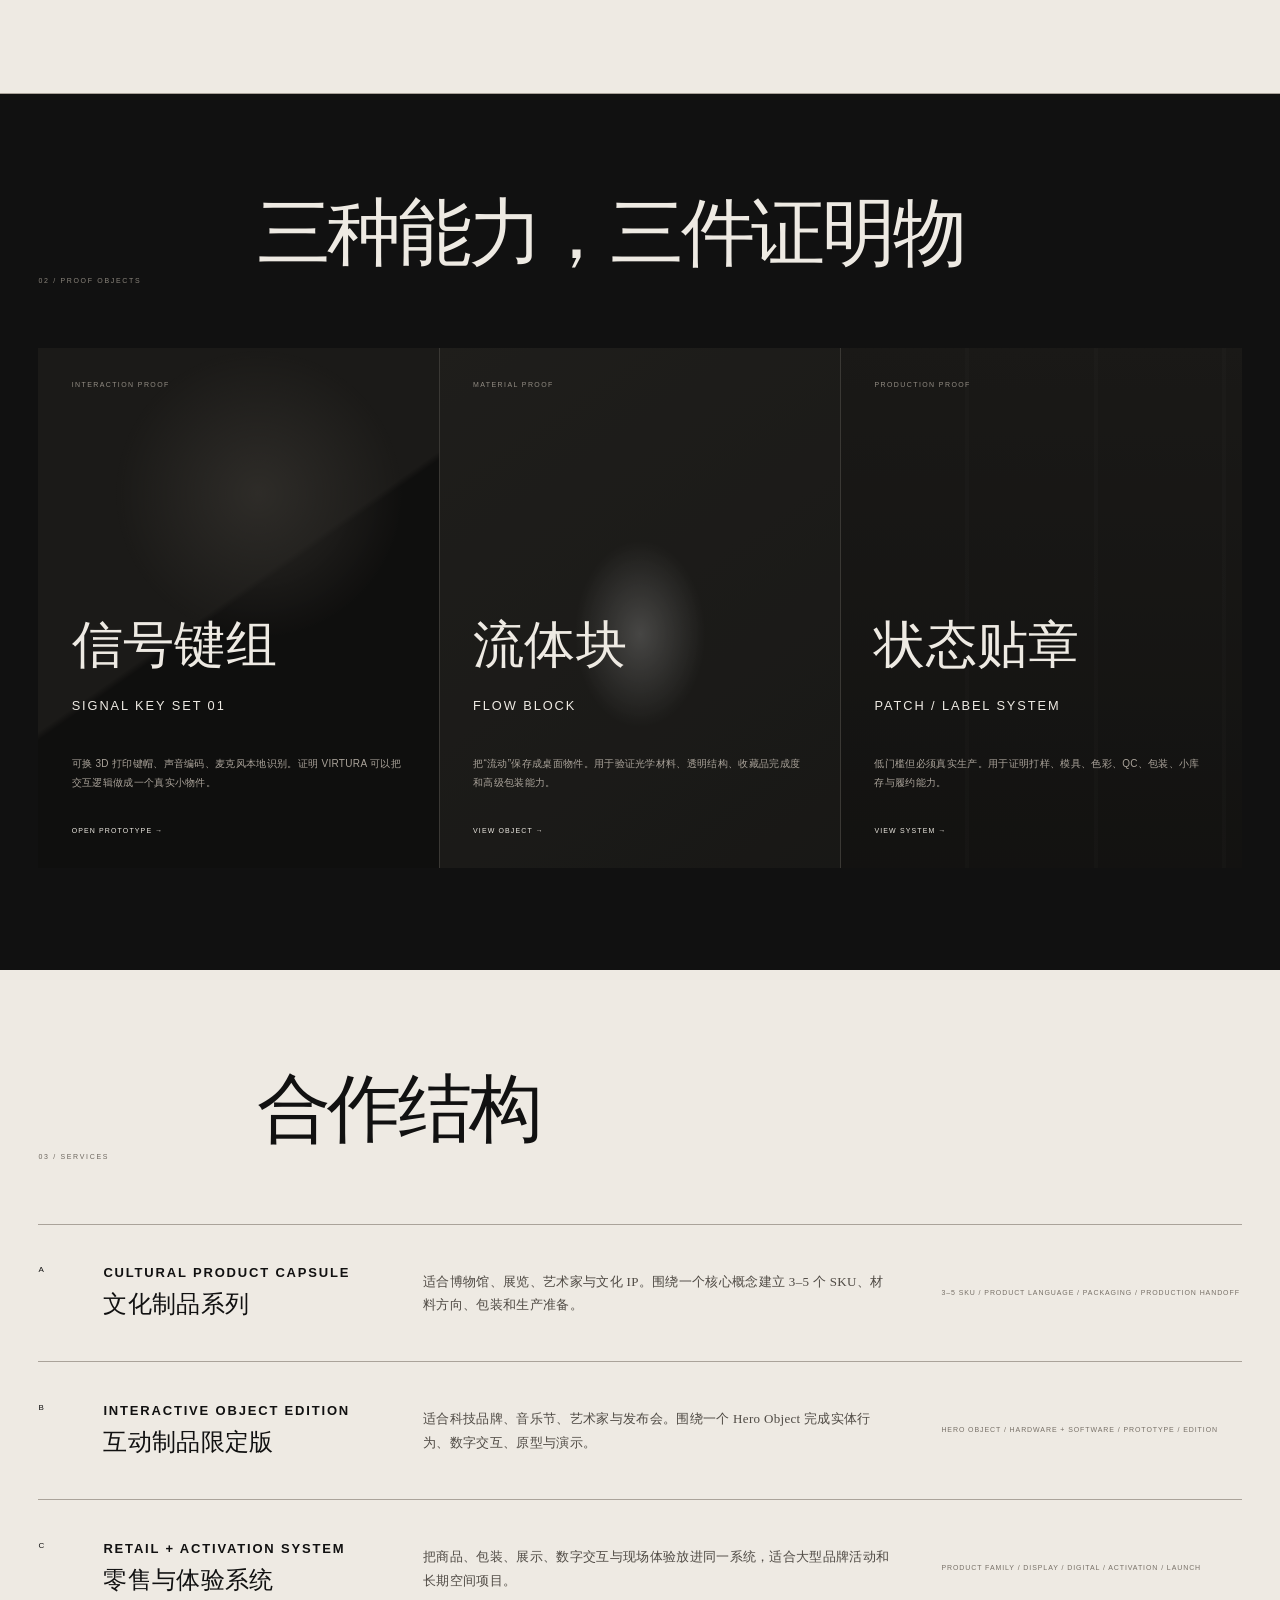
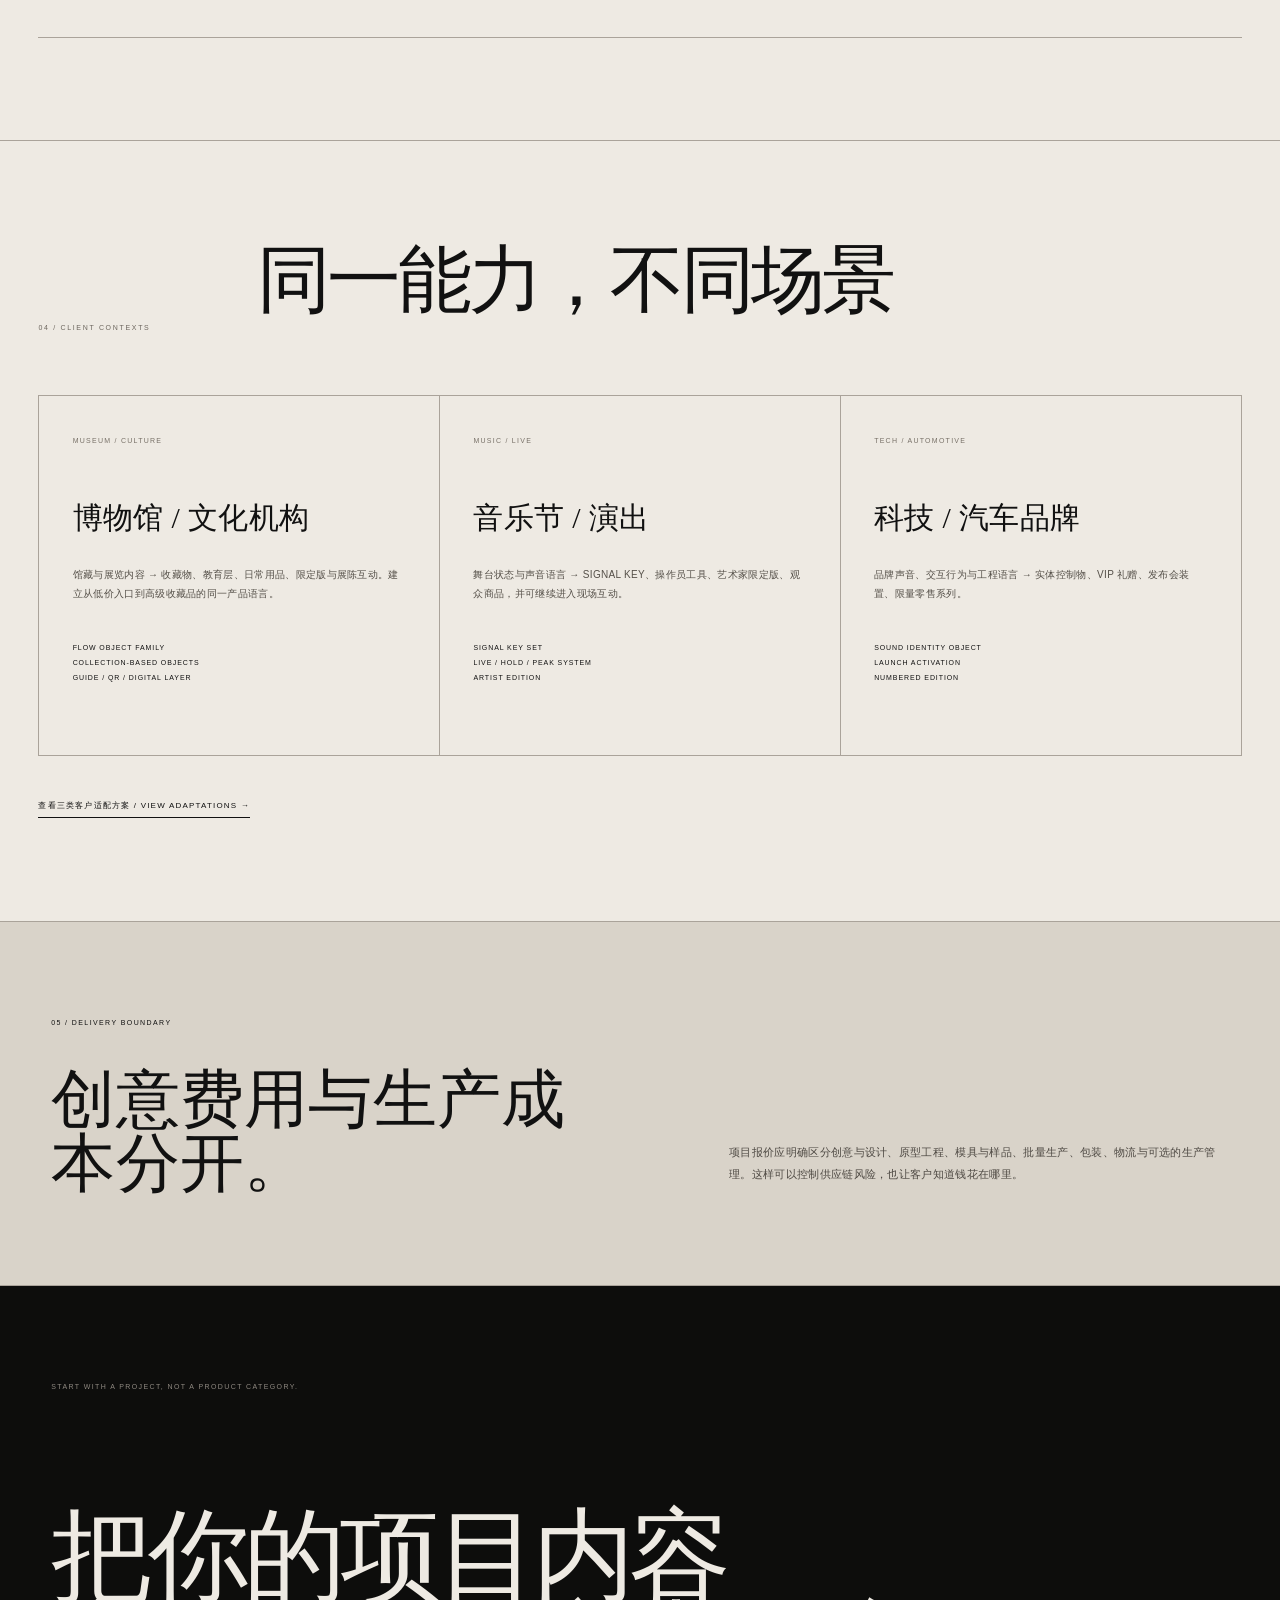
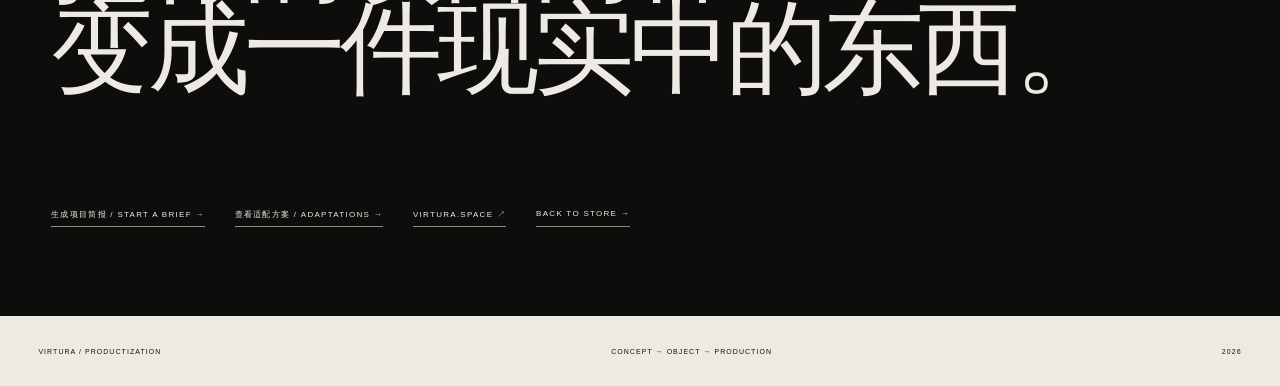
<file: site/productization.html>
<!doctype html>
<html lang="zh-CN">
<head>
<meta charset="utf-8">
<meta name="viewport" content="width=device-width,initial-scale=1">
<meta name="theme-color" content="#eeeae3">
<title>概念制品化 / PRODUCTIZATION — VIRTURA</title>
<meta name="description" content="VIRTURA Concept → Object → Production：把展览、品牌、演出与文化内容转译成可生产、可包装、可互动的实体与数字制品。">
<link rel="stylesheet" href="productization.css">
</head>
<body>
<header class="bar">
  <a class="brand" href="index.html">VIRTURA <span>/ MERGE</span></a>
  <nav><a href="#process">PROCESS</a><a href="#packages">SERVICES</a><a href="adaptations.html">ADAPTATIONS</a><a href="brief.html">START A BRIEF</a><a href="index.html">STORE ↗</a></nav>
</header>

<main>
<section class="hero">
  <p class="kicker">VIRTURA / PRODUCTIZATION SERVICE</p>
  <h1>概念制品化<br><em>Concept → Object → Production.</em></h1>
  <div class="hero-foot">
    <p>不是给现成商品贴一个标志。<br>我们从项目中的行为、材料、结构与仪式出发，把它变成值得被使用、收藏或互动的物件。</p>
    <span>文化机构 · 展览 · 音乐节 · 艺术家 · 科技与汽车品牌</span>
  </div>
</section>

<section id="process" class="process">
  <div class="section-head"><span>01 / PROCESS</span><h2>从内容到现实物件</h2></div>
  <div class="steps">
    <article><b>01</b><h3>INTERPRET</h3><p>理解项目、IP、展览或演出真正值得被保留下来的核心行为，而不是先选周边品类。</p></article>
    <article><b>02</b><h3>TRANSLATE</h3><p>把核心概念转译成产品行为、材料、结构、声音、光或使用方式。</p></article>
    <article><b>03</b><h3>PROTOTYPE</h3><p>通过 3D、交互、电子、Web、3D 打印和材料样件验证它是否真的成立。</p></article>
    <article><b>04</b><h3>PRODUCE</h3><p>形成尺寸、材料、结构、BOM、RFQ 与样品验收标准，进入真实供应链。</p></article>
    <article><b>05</b><h3>PACKAGE</h3><p>包装、编号、说明、Object ID 与零售呈现构成同一套产品语言。</p></article>
    <article><b>06</b><h3>ACTIVATE</h3><p>让制品继续进入展览、空间、发布会、现场互动、数字体验和案例影片。</p></article>
  </div>
</section>

<section class="proof">
  <div class="section-head light"><span>02 / PROOF OBJECTS</span><h2>三种能力，三件证明物</h2></div>
  <div class="proof-grid">
    <a href="signal.html" class="proof-card dark"><small>INTERACTION PROOF</small><h3>信号键组<br><em>SIGNAL KEY SET 01</em></h3><p>可换 3D 打印键帽、声音编码、麦克风本地识别。证明 VIRTURA 可以把交互逻辑做成一个真实小物件。</p><span>OPEN PROTOTYPE →</span></a>
    <a href="product.html?id=OBJ-007" class="proof-card glass"><small>MATERIAL PROOF</small><h3>流体块<br><em>FLOW BLOCK</em></h3><p>把“流动”保存成桌面物件。用于验证光学材料、透明结构、收藏品完成度和高级包装能力。</p><span>VIEW OBJECT →</span></a>
    <a href="product.html?id=OBJ-004" class="proof-card utility"><small>PRODUCTION PROOF</small><h3>状态贴章<br><em>PATCH / LABEL SYSTEM</em></h3><p>低门槛但必须真实生产。用于证明打样、模具、色彩、QC、包装、小库存与履约能力。</p><span>VIEW SYSTEM →</span></a>
  </div>
</section>

<section id="packages" class="packages">
  <div class="section-head"><span>03 / SERVICES</span><h2>合作结构</h2></div>
  <div class="package-list">
    <article><div><span>A</span><h3>CULTURAL PRODUCT CAPSULE</h3><h4>文化制品系列</h4></div><p>适合博物馆、展览、艺术家与文化 IP。围绕一个核心概念建立 3–5 个 SKU、材料方向、包装和生产准备。</p><small>3–5 SKU / PRODUCT LANGUAGE / PACKAGING / PRODUCTION HANDOFF</small></article>
    <article><div><span>B</span><h3>INTERACTIVE OBJECT EDITION</h3><h4>互动制品限定版</h4></div><p>适合科技品牌、音乐节、艺术家与发布会。围绕一个 Hero Object 完成实体行为、数字交互、原型与演示。</p><small>HERO OBJECT / HARDWARE + SOFTWARE / PROTOTYPE / EDITION</small></article>
    <article><div><span>C</span><h3>RETAIL + ACTIVATION SYSTEM</h3><h4>零售与体验系统</h4></div><p>把商品、包装、展示、数字交互与现场体验放进同一系统，适合大型品牌活动和长期空间项目。</p><small>PRODUCT FAMILY / DISPLAY / DIGITAL / ACTIVATION / LAUNCH</small></article>
  </div>
</section>

<section id="contexts" class="contexts">
  <div class="section-head"><span>04 / CLIENT CONTEXTS</span><h2>同一能力，不同场景</h2></div>
  <div class="context-grid">
    <article><span>MUSEUM / CULTURE</span><h3>博物馆 / 文化机构</h3><p>馆藏与展览内容 → 收藏物、教育层、日常用品、限定版与展陈互动。建立从低价入口到高级收藏品的同一产品语言。</p><ul><li>FLOW OBJECT FAMILY</li><li>COLLECTION-BASED OBJECTS</li><li>GUIDE / QR / DIGITAL LAYER</li></ul></article>
    <article><span>MUSIC / LIVE</span><h3>音乐节 / 演出</h3><p>舞台状态与声音语言 → SIGNAL KEY、操作员工具、艺术家限定版、观众商品，并可继续进入现场互动。</p><ul><li>SIGNAL KEY SET</li><li>LIVE / HOLD / PEAK SYSTEM</li><li>ARTIST EDITION</li></ul></article>
    <article><span>TECH / AUTOMOTIVE</span><h3>科技 / 汽车品牌</h3><p>品牌声音、交互行为与工程语言 → 实体控制物、VIP 礼赠、发布会装置、限量零售系列。</p><ul><li>SOUND IDENTITY OBJECT</li><li>LAUNCH ACTIVATION</li><li>NUMBERED EDITION</li></ul></article>
  </div>
  <div style="margin-top:3vw"><a class="text-link" href="adaptations.html">查看三类客户适配方案 / VIEW ADAPTATIONS →</a></div>
</section>

<section class="boundary">
  <div><span>05 / DELIVERY BOUNDARY</span><h2>创意费用与生产成本分开。</h2></div>
  <p>项目报价应明确区分创意与设计、原型工程、模具与样品、批量生产、包装、物流与可选的生产管理。这样可以控制供应链风险，也让客户知道钱花在哪里。</p>
</section>

<section class="cta">
  <p>START WITH A PROJECT, NOT A PRODUCT CATEGORY.</p>
  <h2>把你的项目内容<br>变成一件现实中的东西。</h2>
  <div><a href="brief.html">生成项目简报 / START A BRIEF →</a><a href="adaptations.html">查看适配方案 / ADAPTATIONS →</a><a href="https://virtura.space">VIRTURA.SPACE ↗</a><a href="index.html">BACK TO STORE →</a></div>
</section>
</main>

<footer><span>VIRTURA / PRODUCTIZATION</span><span>CONCEPT → OBJECT → PRODUCTION</span><span>2026</span></footer>
</body>
</html>
</file>
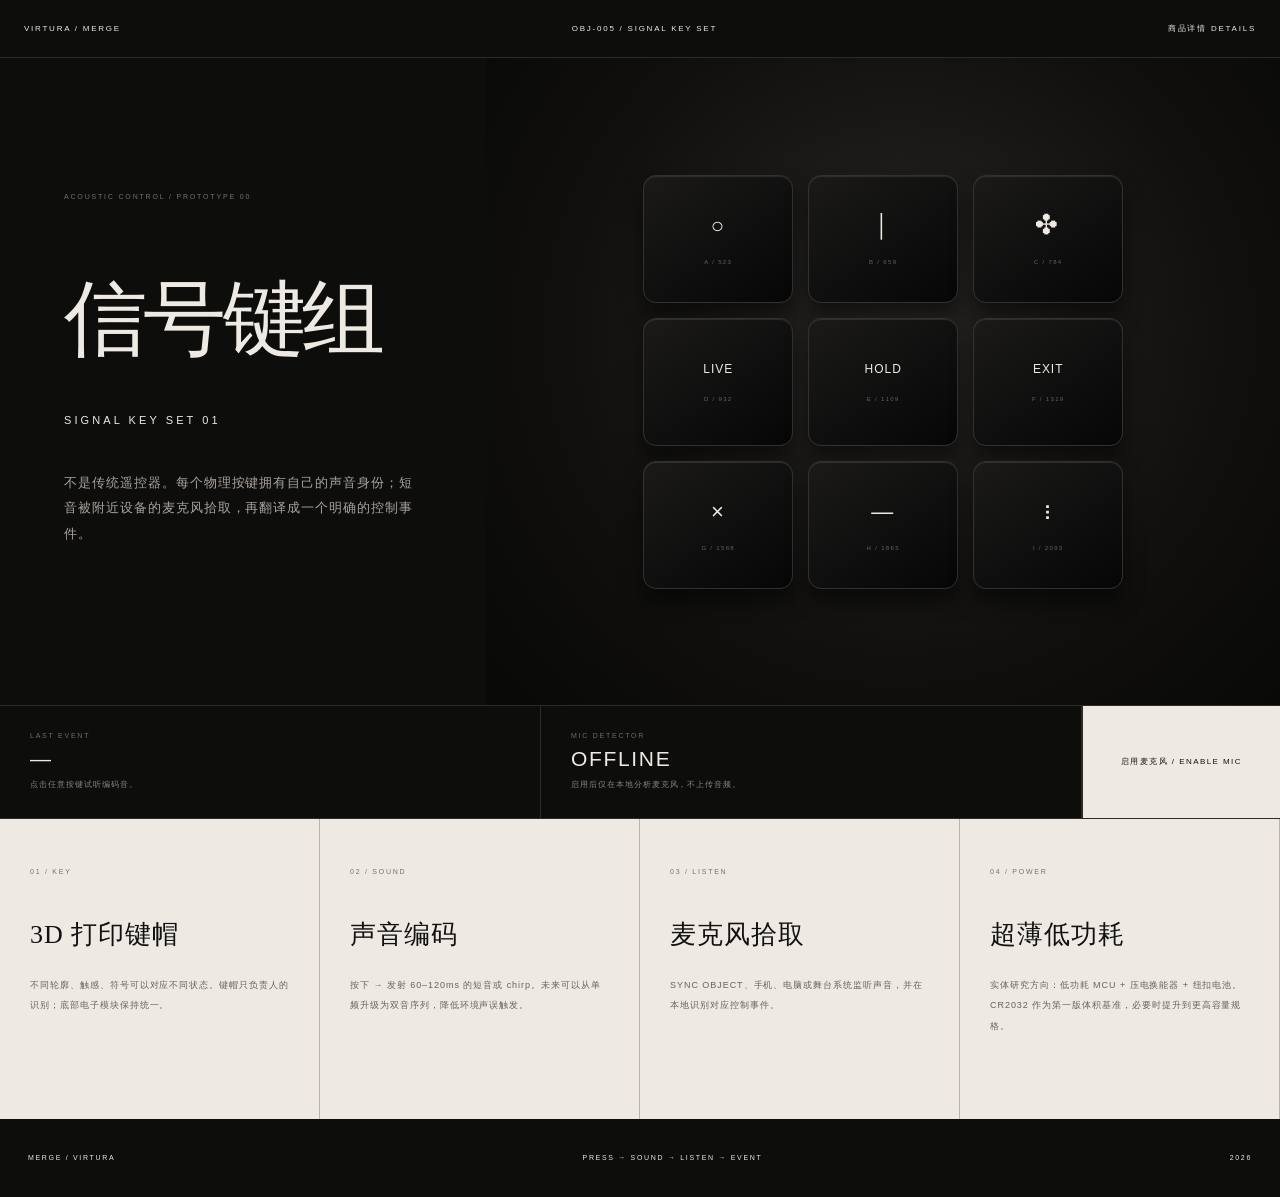
<file: site/signal.html>
<!doctype html>
<html lang="zh-CN">
<head>
<meta charset="utf-8">
<meta name="viewport" content="width=device-width,initial-scale=1">
<meta name="theme-color" content="#0d0d0c">
<title>信号键组 / SIGNAL KEY SET — VIRTURA MERGE</title>
<meta name="description" content="VIRTURA MERGE SIGNAL KEY SET — acoustic control prototype with interchangeable physical keys.">
<link rel="stylesheet" href="signal.css">
</head>
<body>
<header class="topbar"><a href="index.html">VIRTURA / MERGE</a><span>OBJ-005 / SIGNAL KEY SET</span><a href="product.html?id=OBJ-005">商品详情 DETAILS</a></header>
<main>
<section class="signal-stage">
  <div class="signal-copy">
    <p>ACOUSTIC CONTROL / PROTOTYPE 00</p>
    <h1>信号键组<br><small>SIGNAL KEY SET 01</small></h1>
    <div class="signal-desc">不是传统遥控器。每个物理按键拥有自己的声音身份；短音被附近设备的麦克风拾取，再翻译成一个明确的控制事件。</div>
  </div>
  <div class="key-object" id="keyObject">
    <button data-key="A" data-hz="523"><span>○</span><small>A / 523</small></button>
    <button data-key="B" data-hz="659"><span>│</span><small>B / 659</small></button>
    <button data-key="C" data-hz="784"><span>✣</span><small>C / 784</small></button>
    <button data-key="D" data-hz="932"><span>LIVE</span><small>D / 932</small></button>
    <button data-key="E" data-hz="1109"><span>HOLD</span><small>E / 1109</small></button>
    <button data-key="F" data-hz="1319"><span>EXIT</span><small>F / 1319</small></button>
    <button data-key="G" data-hz="1568"><span>×</span><small>G / 1568</small></button>
    <button data-key="H" data-hz="1865"><span>—</span><small>H / 1865</small></button>
    <button data-key="I" data-hz="2093"><span>⋮</span><small>I / 2093</small></button>
  </div>
</section>
<section class="signal-console">
  <div class="status-panel"><span>LAST EVENT</span><b id="lastEvent">—</b><small id="eventMeta">点击任意按键试听编码音。</small></div>
  <div class="status-panel"><span>MIC DETECTOR</span><b id="detectorState">OFFLINE</b><small id="detectorMeta">启用后仅在本地分析麦克风，不上传音频。</small></div>
  <button id="micButton" class="mic-button">启用麦克风 / ENABLE MIC</button>
</section>
<section class="protocol">
  <div><p>01 / KEY</p><h2>3D 打印键帽</h2><span>不同轮廓、触感、符号可以对应不同状态。键帽只负责人的识别；底部电子模块保持统一。</span></div>
  <div><p>02 / SOUND</p><h2>声音编码</h2><span>按下 → 发射 60–120ms 的短音或 chirp。未来可以从单频升级为双音序列，降低环境声误触发。</span></div>
  <div><p>03 / LISTEN</p><h2>麦克风拾取</h2><span>SYNC OBJECT、手机、电脑或舞台系统监听声音，并在本地识别对应控制事件。</span></div>
  <div><p>04 / POWER</p><h2>超薄低功耗</h2><span>实体研究方向：低功耗 MCU + 压电换能器 + 纽扣电池。CR2032 作为第一版体积基准，必要时提升到更高容量规格。</span></div>
</section>
</main>
<footer><span>MERGE / VIRTURA</span><span>PRESS → SOUND → LISTEN → EVENT</span><span>2026</span></footer>
<script src="signal.js"></script>
</body>
</html>
</file>
<file: site/styles.css>
*{box-sizing:border-box}html,body{margin:0;background:#eeeae3;color:#111;font-family:Arial,Helvetica,"PingFang SC","Microsoft YaHei",sans-serif}body{letter-spacing:.06em}a{color:inherit;text-decoration:none}.shopbar{height:56px;display:grid;grid-template-columns:1fr auto 1fr;align-items:center;padding:0 36px;border-bottom:1px solid #bbb4ab;background:#efece6;font-size:8px;letter-spacing:.22em;text-transform:uppercase}.shopbrand{font-size:17px;font-weight:600;letter-spacing:.42em}.shopbrand span{font-size:9px;font-weight:400;color:#88817a}.shopnav{display:flex;gap:40px}.shopnav a{white-space:nowrap}.shoptools{display:flex;justify-content:flex-end;align-items:center;gap:34px}.shoptools i{width:8px;height:8px;border-radius:50%;background:#111}.store-shell{border-bottom:1px solid #bbb4ab}.store-top{display:grid;grid-template-columns:28% 23.3% 23.3% 25.4%;min-height:458px}.store-bottom{display:grid;grid-template-columns:repeat(4,1fr)}.brand-panel,.product-card{border-right:1px solid #b7b0a7;border-bottom:1px solid #b7b0a7}.brand-panel{position:relative;min-height:458px;overflow:hidden;background:#111}.rock{position:absolute;background:#151515;border-radius:52% 38% 46% 32%;filter:contrast(1.1);box-shadow:inset -40px -35px 90px rgba(255,255,255,.055),inset 35px 24px 75px rgba(0,0,0,.8),0 0 90px rgba(0,0,0,.5)}.rock:after{content:"";position:absolute;inset:12%;border-radius:inherit;background:repeating-linear-gradient(155deg,rgba(255,255,255,.045) 0 2px,transparent 2px 13px);mix-blend-mode:screen;opacity:.35}.rock-a{width:108%;height:92%;left:-35%;top:-18%;transform:rotate(-9deg)}.rock-b{width:78%;height:58%;right:-30%;bottom:-20%;transform:rotate(17deg)}.brand-panel-copy{position:absolute;left:12%;bottom:13%;z-index:2;color:#f0ede7}.brand-panel-copy p{font-size:16px;letter-spacing:.42em;margin:0 0 26px}.brand-panel-copy h1{font-family:"Songti SC","STSong","SimSun",Georgia,serif;font-weight:400;font-size:28px;letter-spacing:.14em;margin:0 0 16px}.brand-panel-copy span{display:block;width:220px;font-size:8px;line-height:2.05;letter-spacing:.22em;color:#d5d0c9}.brand-panel-copy em{display:block;width:28px;height:1px;background:#ddd7cf;margin:34px 0}.brand-panel-copy small{font-size:8px;letter-spacing:.38em}.product-card{display:flex;flex-direction:column;background:#eeeae3;transition:background .2s ease}.product-card:hover{background:#e5e0d8}.product-art{position:relative;min-height:333px;display:grid;place-items:center;overflow:hidden;background:linear-gradient(145deg,#c9c2b9,#e9e4dd 58%,#b8b0a7)}.top-card .product-art{min-height:383px}.product-copy{min-height:78px;display:flex;align-items:flex-start;justify-content:space-between;padding:15px 24px 12px;background:#efece6}.product-copy h2{margin:0 0 7px;font-size:12px;letter-spacing:.27em;font-weight:600}.product-copy p{margin:0 0 8px;font-size:7px;letter-spacing:.24em;color:#8a837b;line-height:1.45}.product-copy strong{font-size:10px;font-weight:500;letter-spacing:.15em}.arrow{font-size:15px;margin-top:22px}.art-timer{background:radial-gradient(circle at 54% 28%,#f2eee8,#c7c0b7 58%,#aaa197)}.timer-cube{position:relative;width:178px;height:178px;border-radius:26px;background:linear-gradient(135deg,#d6d0c8,#f1eee8 42%,#c0b8af);box-shadow:0 42px 60px rgba(0,0,0,.22),inset 0 1px 1px rgba(255,255,255,.7);transform:rotate(-12deg) skewY(2deg);display:flex;align-items:center;justify-content:center}.timer-cube:before{content:"";position:absolute;width:74px;height:5px;border-radius:5px;background:#fff;box-shadow:0 0 17px rgba(255,255,255,.85);top:36px;left:53px}.timer-cube span{font-family:Georgia,serif;font-size:42px;font-weight:400;letter-spacing:-.06em}.timer-cube span small,.timer-cube i small{display:block;font-family:Arial,sans-serif;font-size:11px;letter-spacing:.2em;text-align:center}.timer-cube i{position:absolute;right:-32px;top:64px;font-family:Georgia,serif;font-size:31px;font-style:normal;transform:rotate(75deg);opacity:.74}.art-drop{background:linear-gradient(120deg,#bdb4aa,#d2cbc2 52%,#8f857b)}.glass-column{position:relative;width:83px;height:300px;border-radius:29px;background:linear-gradient(90deg,rgba(255,255,255,.15),rgba(255,255,255,.62) 40%,rgba(255,255,255,.12) 64%,rgba(40,35,30,.22));border:1px solid rgba(255,255,255,.5);box-shadow:0 32px 38px rgba(0,0,0,.25),inset 0 0 15px rgba(255,255,255,.5)}.glass-column:before,.glass-column:after{content:"";position:absolute;left:10px;right:10px;height:10px;border-radius:50%;background:#29231f}.glass-column:before{top:-3px}.glass-column:after{bottom:-5px}.drop{position:absolute;left:50%;transform:translateX(-50%);width:16px;height:21px;border-radius:50% 50% 60% 60%;background:radial-gradient(circle at 40% 35%,#fff,#d9d2c8 42%,#938b82);box-shadow:0 0 9px rgba(255,255,255,.7)}.d1{top:40px}.d2{top:88px;width:12px;height:15px}.d3{top:128px;width:9px;height:11px}.d4{top:168px;width:20px;height:27px}.d5{top:222px;width:7px;height:9px}.art-sync{background:radial-gradient(circle at 50% 35%,#ded9d1,#bbb4ab 63%,#a49b92)}.sync-cube{position:relative;width:190px;height:180px}.sync-glow{position:absolute;left:8px;right:8px;top:12px;height:130px;border-radius:22px;background:linear-gradient(180deg,rgba(255,255,255,.84),rgba(232,226,217,.55));border:1px solid rgba(255,255,255,.7);box-shadow:0 12px 40px rgba(255,255,255,.48),inset 0 0 42px rgba(255,255,255,.75)}.sync-base{position:absolute;left:7px;right:7px;bottom:0;height:55px;border-radius:0 0 20px 20px;background:#161514;box-shadow:0 25px 35px rgba(0,0,0,.32)}.sync-top{position:absolute;z-index:3;width:86px;height:33px;left:52px;top:2px;border-radius:50%;background:repeating-radial-gradient(circle at center,#141312 0 2px,#817b74 2px 3px,#141312 3px 5px);transform:perspective(130px) rotateX(58deg)}.art-keys{background:linear-gradient(135deg,#c5beb5,#ded9d1)}.key-grid{display:grid;grid-template-columns:repeat(3,88px);gap:10px;transform:perspective(900px) rotateX(5deg)}.key-grid span{height:76px;border-radius:9px;background:linear-gradient(145deg,#171717,#050505);color:#ddd;display:grid;place-items:center;font-size:15px;letter-spacing:.1em;box-shadow:0 7px 14px rgba(0,0,0,.35),inset 0 1px 1px rgba(255,255,255,.12);border:1px solid #292929}.art-hourglass{background:linear-gradient(130deg,#c9c1b8,#e4ded7 45%,#91877e)}.hourglass{position:relative;width:125px;height:270px;border-radius:26px;background:linear-gradient(90deg,rgba(255,255,255,.2),rgba(255,255,255,.55),rgba(255,255,255,.12));border:1px solid rgba(255,255,255,.55);box-shadow:0 30px 40px rgba(0,0,0,.28)}.hourglass:before,.hourglass:after{content:"";position:absolute;left:-8px;right:-8px;height:30px;background:#121212;border-radius:14px}.hourglass:before{top:-12px}.hourglass:after{bottom:-12px}.hourglass b{position:absolute;left:23px;right:23px;top:47px;bottom:47px;background:linear-gradient(165deg,transparent 0 42%,rgba(35,30,26,.72) 43% 57%,transparent 58%),linear-gradient(15deg,rgba(70,62,54,.45) 0 42%,transparent 43%);clip-path:polygon(0 0,100% 0,62% 48%,100% 100%,0 100%,38% 48%)}.art-block{background:linear-gradient(140deg,#b8b1a8,#e1dcd5)}.flow-block{position:relative;width:245px;height:165px;border-radius:9px;background:linear-gradient(135deg,rgba(255,255,255,.54),rgba(255,255,255,.17));border:2px solid rgba(255,255,255,.65);box-shadow:0 32px 42px rgba(0,0,0,.2),inset 0 0 32px rgba(255,255,255,.5);overflow:hidden}.flow-block:before{content:"";position:absolute;left:-30px;right:-15px;bottom:-25px;height:110px;background:rgba(58,67,68,.28);border-radius:55% 48% 0 0;transform:rotate(-7deg)}.flow-block i,.flow-block b{position:absolute;border-radius:50%;border:1px solid rgba(80,80,80,.55);box-shadow:inset 0 0 6px rgba(255,255,255,.65)}.flow-block i{width:14px;height:14px;right:48px;top:88px}.flow-block b{width:8px;height:8px;right:90px;top:108px}.art-tag{background:linear-gradient(135deg,#c4bdb4,#e1dcd5)}.flow-tag{position:relative;width:90px;height:220px;border-radius:44px;background:linear-gradient(90deg,rgba(255,255,255,.58),rgba(255,255,255,.12));border:2px solid rgba(255,255,255,.65);box-shadow:0 30px 38px rgba(0,0,0,.23),inset 0 0 24px rgba(255,255,255,.55);transform:rotate(24deg)}.flow-tag:before{content:"";position:absolute;width:55px;height:55px;border:8px solid #26231f;border-radius:50%;top:-48px;left:18px}.flow-tag b{position:absolute;width:31px;height:38px;border-radius:50% 50% 58% 58%;background:#26282a;left:30px;bottom:45px}.flow-tag i{position:absolute;width:10px;height:14px;border-radius:50%;background:rgba(255,255,255,.65);left:38px;top:62px}.shopfooter{height:82px;display:grid;grid-template-columns:1fr 1fr 1fr;align-items:center;padding:0 36px;font-size:7px;letter-spacing:.28em}.shopfooter span:nth-child(2){text-align:center}.shopfooter span:last-child{text-align:right}@media(max-width:1100px){.shopnav{gap:18px}.shoptools span:first-child{display:none}.store-top{grid-template-columns:1fr 1fr}.brand-panel{grid-row:span 2}.store-bottom{grid-template-columns:repeat(2,1fr)}.top-card .product-art,.product-art{min-height:320px}}@media(max-width:720px){.shopbar{grid-template-columns:1fr auto;padding:0 18px}.shopnav{display:none}.shoptools span{display:none}.shopbrand{font-size:14px}.store-top,.store-bottom{grid-template-columns:1fr}.brand-panel{min-height:430px;grid-row:auto}.product-art,.top-card .product-art{min-height:390px}.product-copy{padding:16px 18px}.key-grid{grid-template-columns:repeat(3,72px)}.key-grid span{height:66px}.shopfooter{height:auto;gap:20px;padding:28px 18px;grid-template-columns:1fr}.shopfooter span:nth-child(2),.shopfooter span:last-child{text-align:left}}
</file>
<file: site/adaptations.css>
*{box-sizing:border-box}html,body{margin:0;background:#eeeae3;color:#111;font-family:Arial,Helvetica,"PingFang SC",sans-serif}a{color:inherit;text-decoration:none}header,footer{height:58px;padding:0 2.5vw;display:flex;justify-content:space-between;align-items:center;border-bottom:1px solid #aaa39a;font-size:8px;letter-spacing:.15em}footer{border-top:1px solid #aaa39a;border-bottom:0}.intro{padding:8vw 4vw 6vw;border-bottom:1px solid #aaa39a}.intro>p,.scenario-head>span,.note>span{font-size:7px;letter-spacing:.2em;color:#6e685f}.intro h1{font-family:"Songti SC","STSong",serif;font-size:clamp(54px,8vw,128px);font-weight:400;line-height:.86;letter-spacing:-.055em;margin:4vw 0}.intro div{max-width:45em;font-family:"Songti SC","STSong",serif;font-size:15px;line-height:1.8;color:#514c46}.scenario{padding:7vw 3vw 8vw;border-bottom:1px solid #aaa39a}.scenario-head{display:grid;grid-template-columns:180px 1fr 1fr;gap:4vw;align-items:end;margin-bottom:5vw}.scenario-head h2{font-family:"Songti SC","STSong",serif;font-size:clamp(36px,5vw,72px);font-weight:400;letter-spacing:-.04em;margin:0}.scenario-head p{font-size:11px;line-height:1.9;color:#514c46;margin:0}.sku-grid{display:grid;grid-template-columns:repeat(4,1fr);border-left:1px solid #aaa39a;border-top:1px solid #aaa39a}.sku-grid article{min-height:280px;padding:2.2vw;border-right:1px solid #aaa39a;border-bottom:1px solid #aaa39a;display:flex;flex-direction:column}.sku-grid small{font-size:7px;letter-spacing:.16em;color:#777067}.sku-grid h3{font-size:16px;letter-spacing:.12em;margin:auto 0 2vw;font-weight:500}.sku-grid p{font-family:"Songti SC","STSong",serif;font-size:13px;line-height:1.8;color:#514c46;margin:0}.deliver{display:grid;grid-template-columns:180px 1fr;gap:3vw;padding-top:2.5vw;font-size:9px}.deliver b{font-weight:500}.deliver span{color:#615b54}.music{background:#151412;color:#eeeae3}.music .scenario-head>span,.music .sku-grid small{color:#8c867d}.music .scenario-head p,.music .sku-grid p,.music .deliver span{color:#aaa39a}.music .sku-grid{border-color:#3d3a36}.music .sku-grid article{border-color:#3d3a36}.tech{background:#d8d2c8}.note{padding:7vw 4vw;background:#111;color:#eeeae3}.note h2{font-family:"Songti SC","STSong",serif;font-size:clamp(40px,6vw,88px);font-weight:400;line-height:.95;margin:4vw 0 2vw}.note p{font-size:11px;line-height:2;color:#aaa39a;max-width:55em}.note>div{display:flex;gap:30px;margin-top:4vw}.note a{font-size:8px;letter-spacing:.14em;border-bottom:1px solid #777067;padding-bottom:6px}@media(max-width:900px){header span{display:none}.intro{padding:16vw 6vw 10vw}.scenario{padding:12vw 5vw}.scenario-head{grid-template-columns:1fr;gap:18px}.sku-grid{grid-template-columns:1fr}.sku-grid article{min-height:220px;padding:6vw}.deliver{grid-template-columns:1fr}.note{padding:14vw 6vw}.note>div{flex-direction:column;align-items:flex-start}footer{height:auto;padding:28px;gap:18px;flex-wrap:wrap}}
</file>
<file: site/brief.css>
*{box-sizing:border-box}html,body{margin:0;background:#eeeae3;color:#111;font-family:Arial,Helvetica,"PingFang SC",sans-serif}a{color:inherit;text-decoration:none}header,footer{height:58px;padding:0 2.5vw;display:flex;align-items:center;justify-content:space-between;border-bottom:1px solid #aaa39a;font-size:8px;letter-spacing:.15em}footer{border-top:1px solid #aaa39a;border-bottom:0}.intro{padding:8vw 4vw 6vw;border-bottom:1px solid #aaa39a}.intro>p{font-size:7px;letter-spacing:.22em;color:#706a63}.intro h1{font-family:"Songti SC","STSong",serif;font-size:clamp(54px,8vw,126px);font-weight:400;line-height:.88;letter-spacing:-.055em;margin:4vw 0}.intro div{max-width:42em;font-family:"Songti SC","STSong",serif;font-size:15px;line-height:1.8;color:#514c46}form{display:grid;grid-template-columns:1fr 1fr;border-left:1px solid #aaa39a;border-top:1px solid #aaa39a;margin:4vw}.field{display:grid;grid-template-columns:36% 1fr;min-height:112px;border-right:1px solid #aaa39a;border-bottom:1px solid #aaa39a}.field label{padding:20px;font-size:10px;line-height:1.5}.field label small{font-size:7px;letter-spacing:.12em;color:#777067}.field input,.field select,.field textarea{border:0;border-left:1px solid #aaa39a;background:transparent;padding:20px;font:inherit;font-size:11px;outline:none;resize:vertical}.field textarea{min-height:110px}.wide{grid-column:1/-1}.actions{display:flex;gap:10px;padding:22px;border-right:1px solid #aaa39a;border-bottom:1px solid #aaa39a}.actions button{border:1px solid #222;background:transparent;padding:13px 18px;font:inherit;font-size:8px;letter-spacing:.14em;cursor:pointer}.actions button:hover:not(:disabled){background:#111;color:#eeeae3}.actions button:disabled{opacity:.35}.output{margin:4vw;padding:4vw;background:#111;color:#eeeae3}.output>p{font-size:7px;letter-spacing:.2em;color:#8d877f}.output pre{white-space:pre-wrap;font-family:"Songti SC","STSong",serif;font-size:14px;line-height:1.8;margin:3vw 0}.output small{font-size:8px;color:#979188;line-height:1.7}@media(max-width:800px){header span{display:none}.intro{padding:16vw 6vw 10vw}form{grid-template-columns:1fr;margin:6vw 4vw}.field{grid-template-columns:1fr}.field input,.field select,.field textarea{border-left:0;border-top:1px solid #aaa39a}.wide{grid-column:auto}.output{margin:8vw 4vw;padding:7vw}footer{gap:20px;flex-wrap:wrap;height:auto;padding:26px}}
</file>
<file: site/product.css>
.product-page{min-height:100vh}.product-hero{display:grid;grid-template-columns:59% 41%;min-height:86vh;border-bottom:1px solid #a6a098}.product-stage{position:relative;display:grid;place-items:center;background:radial-gradient(circle at 48% 33%,#faf8f2 0,#ddd7ce 48%,#b8b0a5 100%);overflow:hidden}.product-index{position:absolute;left:24px;top:22px;right:24px;display:flex;justify-content:space-between;font-size:7px;letter-spacing:.18em;color:#6d675f}.product-stage-caption{position:absolute;left:24px;bottom:22px;margin:0;font-size:7px;letter-spacing:.16em;color:#6d675f}.product-shape{width:min(35vw,440px);aspect-ratio:1;border:1px solid rgba(30,30,30,.22);border-radius:12%;padding:2.1vw;background:rgba(247,244,238,.78);box-shadow:0 65px 130px rgba(0,0,0,.19),inset 0 1px 0 rgba(255,255,255,.9);display:flex;flex-direction:column;justify-content:space-between;backdrop-filter:blur(16px);transition:transform .6s cubic-bezier(.2,.8,.2,1)}.product-shape:hover{transform:rotate(-3deg) translateY(-7px)}.product-shape span,.product-shape small{font-size:8px;letter-spacing:.25em}.product-shape b{font-size:clamp(34px,6vw,88px);font-weight:400;letter-spacing:-.05em;line-height:.88}.product-info{padding:8.5vw 4.5vw 5vw;border-left:1px solid #aaa39a;display:flex;flex-direction:column}.product-info h1{display:flex;flex-direction:column;gap:12px;margin:4vh 0 3vh;line-height:.92}.product-info h1 .cn-serif{font-size:clamp(52px,6vw,90px);font-weight:400}.product-info h1 small{font-size:11px;letter-spacing:.18em;font-weight:500}.product-tagline{font-family:"Songti SC","STSong",serif;font-size:13px;line-height:1.9;max-width:32em;color:#4f4a44}.product-specs{margin:6vh 0;border-top:1px solid #aaa39a}.spec{display:grid;grid-template-columns:145px 1fr;padding:13px 0;border-bottom:1px solid #bdb6ad;font-size:8px;line-height:1.55}.spec span{color:#736d65}.spec b{font-size:9px;font-weight:500}.purchase-panel{display:flex;justify-content:space-between;align-items:flex-end;gap:2vw;margin-top:auto}.purchase-panel>div:first-child{display:flex;flex-direction:column;gap:8px;font-size:7px;color:#5d5750}.purchase-panel b{font-size:20px;font-weight:500;color:#111}.product-actions{display:flex;flex-direction:column;align-items:stretch;gap:8px}.digital-object-button,.product-actions .primary{display:inline-flex;align-items:center;justify-content:center;min-width:180px;border:1px solid #171717;background:transparent;color:#171717;padding:13px 16px;font-size:7px;letter-spacing:.13em;cursor:pointer}.digital-object-button{background:#171717;color:#f4f0e9}.digital-object-button:hover{background:#34312d}.product-actions .primary{margin-top:0}.object-passport-detail{margin:6vw 3vw 8vw;padding:5vw;border:1px solid #8f8981;background:#ddd7ce}.passport-number{font-family:Georgia,"Times New Roman",serif;font-size:clamp(42px,8vw,108px);font-style:italic;letter-spacing:-.055em;margin:3vw 0 5vw}.passport-claim{margin-top:4vw;background:transparent;border:1px solid #222;padding:12px 16px;font:inherit;font-size:8px;letter-spacing:.14em;cursor:pointer}.passport-claim:hover,.passport-claim.claimed{background:#171717;color:#eee}.product-shape.sync{border-radius:28%;background:rgba(238,239,235,.55)}.product-shape.flow{border-radius:44% 44% 20% 20%;background:linear-gradient(180deg,rgba(255,255,255,.42),rgba(190,202,204,.32))}.product-shape.patch{border-radius:8%;background:#171717;color:#eee}.product-shape.digital{border-radius:50%;box-shadow:0 0 120px rgba(255,255,255,.25),0 50px 100px rgba(0,0,0,.22)}@media(max-width:900px){.product-hero{grid-template-columns:1fr}.product-stage{min-height:62vh}.product-shape{width:62vw}.product-info{border-left:0;border-top:1px solid #aaa39a}.purchase-panel{align-items:flex-start;flex-direction:column}.spec{grid-template-columns:115px 1fr}}@media(max-width:540px){.product-stage{min-height:54vh}.product-shape{width:74vw}.product-info{padding:16vw 6vw 9vw}.product-actions{width:100%}.digital-object-button,.product-actions .primary{width:100%}}
</file>
<file: site/productization.css>
*{box-sizing:border-box}html{scroll-behavior:smooth}html,body{margin:0;background:#eeeae3;color:#111;font-family:Arial,Helvetica,"PingFang SC",sans-serif}a{color:inherit;text-decoration:none}body{letter-spacing:.02em}.bar{height:58px;display:flex;align-items:center;justify-content:space-between;padding:0 2.4vw;border-bottom:1px solid #aaa39a;position:sticky;top:0;background:rgba(238,234,227,.93);backdrop-filter:blur(18px);z-index:20}.brand{font-size:14px;font-weight:600;letter-spacing:.3em}.brand span{font-size:8px;color:#777067}.bar nav{display:flex;gap:28px;font-size:7px;letter-spacing:.18em}.hero{min-height:82vh;padding:8vw 4vw 5vw;display:flex;flex-direction:column;justify-content:space-between;border-bottom:1px solid #aaa39a;background:linear-gradient(135deg,#f3efe9 0,#e5dfd6 55%,#cbc3b8 100%)}.kicker,.section-head>span{font-size:7px;letter-spacing:.24em;color:#6c665e}.hero h1{font-family:"Songti SC","STSong",SimSun,Georgia,serif;font-size:clamp(58px,9vw,148px);line-height:.82;font-weight:400;letter-spacing:-.065em;margin:5vw 0}.hero h1 em{display:block;font-family:Georgia,"Times New Roman",serif;font-size:.48em;font-weight:400;margin-top:1.6vw}.hero-foot{display:grid;grid-template-columns:1fr 1fr;gap:8vw;align-items:end}.hero-foot p{font-family:"Songti SC","STSong",serif;font-size:17px;line-height:1.7;max-width:31em}.hero-foot span{font-size:8px;letter-spacing:.15em;color:#655f57;text-align:right}.process,.packages,.contexts{padding:7vw 3vw 8vw;border-bottom:1px solid #aaa39a}.section-head{display:grid;grid-template-columns:180px 1fr;gap:3vw;align-items:end;margin-bottom:5vw}.section-head h2{font-family:"Songti SC","STSong",serif;font-size:clamp(38px,5.8vw,84px);font-weight:400;letter-spacing:-.045em;margin:0}.steps{display:grid;grid-template-columns:repeat(3,1fr);border-top:1px solid #aaa39a;border-left:1px solid #aaa39a}.steps article{min-height:270px;padding:2.4vw;border-right:1px solid #aaa39a;border-bottom:1px solid #aaa39a;display:flex;flex-direction:column}.steps b{font-size:8px;font-weight:400;color:#777067}.steps h3{font-size:15px;letter-spacing:.18em;font-weight:500;margin:auto 0 2vw}.steps p{font-family:"Songti SC","STSong",serif;font-size:14px;line-height:1.8;margin:0;color:#4d4944}.proof{background:#111;color:#eeeae3;padding:7vw 3vw 8vw}.section-head.light>span{color:#8b857c}.proof-grid{display:grid;grid-template-columns:repeat(3,1fr);gap:1px;background:#3a3834}.proof-card{min-height:520px;padding:2.6vw;display:flex;flex-direction:column;background:#1b1a18;position:relative;overflow:hidden}.proof-card:before{content:"";position:absolute;inset:0;opacity:.55;pointer-events:none}.proof-card.dark:before{background:radial-gradient(circle at 55% 28%,#3e3b36,transparent 33%),linear-gradient(145deg,transparent 48%,#070707 49%)}.proof-card.glass:before{background:radial-gradient(ellipse at 50% 55%,rgba(255,255,255,.35),transparent 23%),linear-gradient(145deg,#23221f,#171715)}.proof-card.utility:before{background:repeating-linear-gradient(90deg,transparent 0 31%,rgba(255,255,255,.025) 31% 32%),linear-gradient(#1a1917,#0d0d0c)}.proof-card>*{position:relative;z-index:1}.proof-card small{font-size:7px;letter-spacing:.2em;color:#938d84}.proof-card h3{font-family:"Songti SC","STSong",serif;font-size:clamp(32px,4vw,60px);line-height:.95;font-weight:400;margin:auto 0 2vw}.proof-card h3 em{font-family:Arial,sans-serif;font-size:.25em;letter-spacing:.15em;font-style:normal}.proof-card p{font-size:10px;line-height:1.9;color:#aaa39a;max-width:33em}.proof-card>span{font-size:7px;letter-spacing:.16em;margin-top:2vw}.package-list{border-top:1px solid #aaa39a}.package-list article{display:grid;grid-template-columns:1fr 1.4fr .9fr;gap:4vw;padding:2.5vw 0;border-bottom:1px solid #aaa39a;align-items:center}.package-list article>div{display:grid;grid-template-columns:45px 1fr;column-gap:20px}.package-list span{font-size:8px}.package-list h3{font-size:13px;letter-spacing:.14em;margin:0}.package-list h4{grid-column:2;font-family:"Songti SC","STSong",serif;font-size:24px;font-weight:400;margin:8px 0 0}.package-list p{font-family:"Songti SC","STSong",serif;font-size:13px;line-height:1.8;color:#4f4a44}.package-list small{font-size:7px;letter-spacing:.13em;line-height:1.8;color:#777067}.context-grid{display:grid;grid-template-columns:repeat(3,1fr);border-top:1px solid #aaa39a;border-left:1px solid #aaa39a}.context-grid article{padding:2.6vw;min-height:360px;border-right:1px solid #aaa39a;border-bottom:1px solid #aaa39a}.context-grid>article>span{font-size:7px;letter-spacing:.18em;color:#777067}.context-grid h3{font-family:"Songti SC","STSong",serif;font-size:30px;font-weight:400;margin:4vw 0 2vw}.context-grid p{font-size:10px;line-height:1.9;color:#555049}.context-grid ul{list-style:none;padding:0;margin:3vw 0 0;font-size:7px;line-height:2.1;letter-spacing:.13em}.contexts .text-link{display:inline-block;font-size:8px;letter-spacing:.15em;border-bottom:1px solid #111;padding-bottom:6px}.boundary{padding:7vw 4vw;display:grid;grid-template-columns:1.1fr 1fr;gap:10vw;border-bottom:1px solid #aaa39a;background:#d9d3c9}.boundary span{font-size:7px;letter-spacing:.2em}.boundary h2{font-family:"Songti SC","STSong",serif;font-size:clamp(36px,5vw,72px);font-weight:400;line-height:1;margin:3vw 0 0}.boundary p{font-size:11px;line-height:2;color:#4e4943;align-self:end}.cta{min-height:70vh;background:#0d0d0c;color:#eeeae3;padding:7vw 4vw;display:flex;flex-direction:column;justify-content:space-between}.cta p{font-size:7px;letter-spacing:.2em;color:#8f8981}.cta h2{font-family:"Songti SC","STSong",serif;font-size:clamp(50px,8vw,120px);font-weight:400;line-height:.9;letter-spacing:-.055em;margin:4vw 0}.cta>div{display:flex;gap:30px;flex-wrap:wrap}.cta a{font-size:8px;letter-spacing:.16em;border-bottom:1px solid #8f8981;padding-bottom:6px}footer{height:70px;padding:0 3vw;display:flex;justify-content:space-between;align-items:center;font-size:7px;letter-spacing:.15em}@media(max-width:900px){.bar nav{display:none}.hero-foot,.boundary{grid-template-columns:1fr}.hero-foot span{text-align:left}.steps,.proof-grid,.context-grid{grid-template-columns:1fr}.section-head{grid-template-columns:1fr;gap:18px}.package-list article{grid-template-columns:1fr}.proof-card{min-height:400px}.steps article,.context-grid article{padding:6vw;min-height:260px}.package-list article{padding:6vw 0}.process,.packages,.contexts,.proof{padding:12vw 5vw}.hero{padding:16vw 6vw 8vw}.hero h1{margin:10vw 0}.boundary,.cta{padding:14vw 6vw}.cta>div{flex-direction:column;align-items:flex-start}footer{gap:20px;flex-wrap:wrap;height:auto;padding:30px}}
</file>
<file: site/signal.css>
*{box-sizing:border-box}html,body{margin:0;background:#0d0d0c;color:#eeeae3;font-family:Arial,Helvetica,"PingFang SC","Microsoft YaHei",sans-serif}body{letter-spacing:.06em}a{color:inherit;text-decoration:none}.topbar{height:58px;padding:0 24px;display:flex;align-items:center;justify-content:space-between;border-bottom:1px solid #2d2b28;font-size:8px;letter-spacing:.22em}.signal-stage{min-height:72vh;display:grid;grid-template-columns:38% 62%;border-bottom:1px solid #2d2b28}.signal-copy{padding:10vw 5vw 5vw}.signal-copy>p{font-size:7px;letter-spacing:.26em;color:#77716a}.signal-copy h1{font-family:"Songti SC","STSong","SimSun",Georgia,serif;font-size:clamp(52px,6.5vw,102px);font-weight:400;line-height:.92;letter-spacing:-.045em;margin:9vh 0 4vh}.signal-copy h1 small{font-family:Arial,sans-serif;font-size:11px;letter-spacing:.28em}.signal-desc{max-width:31em;font-family:"Songti SC","STSong",serif;font-size:13px;line-height:1.95;color:#aaa39b}.key-object{display:grid;grid-template-columns:repeat(3,minmax(110px,150px));gap:15px;place-content:center;background:radial-gradient(circle at 52% 42%,#282624 0,#11100f 58%,#080807 100%);perspective:1000px}.key-object button{height:128px;border:1px solid #33312e;border-radius:13px;background:linear-gradient(145deg,#1b1a19,#060606);color:#eeeae3;box-shadow:0 13px 20px rgba(0,0,0,.5),inset 0 1px 1px rgba(255,255,255,.11);display:flex;flex-direction:column;align-items:center;justify-content:center;gap:20px;cursor:pointer;transition:transform .08s ease,background .15s ease,box-shadow .15s ease}.key-object button:hover{background:linear-gradient(145deg,#22211f,#0a0a09)}.key-object button:active,.key-object button.active{transform:translateY(5px);box-shadow:0 5px 9px rgba(0,0,0,.45),inset 0 1px 1px rgba(255,255,255,.08)}.key-object button span{font-size:22px;letter-spacing:.08em}.key-object button:nth-child(4) span,.key-object button:nth-child(5) span,.key-object button:nth-child(6) span{font-size:12px}.key-object button small{font-size:6px;letter-spacing:.22em;color:#69645e}.signal-console{display:grid;grid-template-columns:1fr 1fr auto;align-items:stretch;border-bottom:1px solid #2d2b28}.status-panel{padding:26px 30px;border-right:1px solid #2d2b28;display:flex;flex-direction:column;gap:8px}.status-panel span{font-size:7px;color:#716b65;letter-spacing:.25em}.status-panel b{font-size:21px;font-weight:400;letter-spacing:.08em}.status-panel small{font-size:8px;color:#8c867f;line-height:1.6}.mic-button{border:0;border-left:1px solid #2d2b28;background:#eeeae3;color:#111;padding:0 38px;font-size:8px;letter-spacing:.18em;cursor:pointer}.mic-button.active{background:#1a1917;color:#eeeae3}.protocol{display:grid;grid-template-columns:repeat(4,1fr);background:#eeeae3;color:#111}.protocol>div{min-height:300px;padding:42px 30px;border-right:1px solid #bbb4aa}.protocol p{font-size:7px;letter-spacing:.25em;color:#77716a}.protocol h2{font-family:"Songti SC","STSong",serif;font-weight:400;font-size:26px;margin:42px 0 22px}.protocol span{font-size:9px;line-height:1.95;color:#68625b}footer{height:78px;padding:0 28px;display:flex;align-items:center;justify-content:space-between;font-size:7px;letter-spacing:.24em}@media(max-width:900px){.signal-stage{grid-template-columns:1fr}.signal-copy{min-height:58vh}.key-object{min-height:70vh;grid-template-columns:repeat(3,minmax(80px,120px));padding:40px 20px}.key-object button{height:105px}.signal-console{grid-template-columns:1fr}.status-panel,.mic-button{border-right:0;border-left:0;border-bottom:1px solid #2d2b28}.mic-button{padding:24px}.protocol{grid-template-columns:repeat(2,1fr)}}@media(max-width:560px){.key-object{grid-template-columns:repeat(3,1fr);gap:8px}.key-object button{height:90px}.protocol{grid-template-columns:1fr}.topbar span{display:none}.signal-copy{padding:20vw 7vw 10vw}.signal-copy h1{margin-top:8vh}footer{gap:14px;flex-wrap:wrap;height:auto;padding:28px 20px}}
</file>
